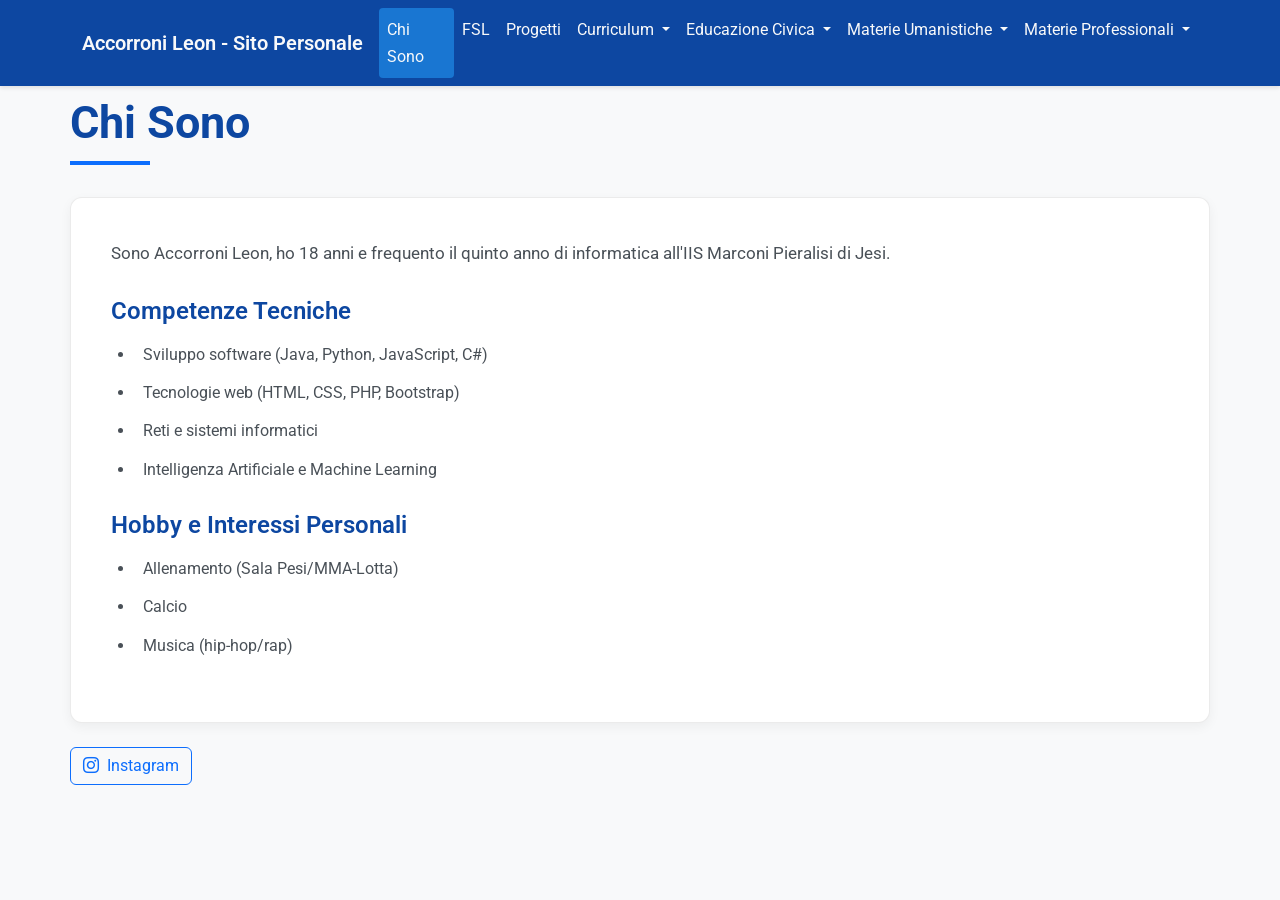
<file: index.html>
<!DOCTYPE html>
<html lang="it">
<head>
    <meta charset="UTF-8">
    <meta name="viewport" content="width=device-width, initial-scale=1.0">
    <title>Sito Personale - Accorroni Leon</title>
    <link href="https://cdn.jsdelivr.net/npm/bootstrap@5.3.0-alpha1/dist/css/bootstrap.min.css" rel="stylesheet">
    <link rel="stylesheet" href="https://cdn.jsdelivr.net/npm/bootstrap-icons/font/bootstrap-icons.css">
    <link href="https://fonts.googleapis.com/css2?family=Roboto:wght@300;400;500;700&display=swap" rel="stylesheet">
    <link rel="stylesheet" href="css/style.css">
</head>
<body>

    <nav class="navbar navbar-expand-lg navbar-dark fixed-top">
        <div class="container">
            <a class="navbar-brand" href="index.html">Accorroni Leon - Sito Personale</a>
            <button class="navbar-toggler" type="button" data-bs-toggle="collapse" data-bs-target="#navbarNav" aria-label="Toggle navigation">
                <span class="navbar-toggler-icon"></span>
            </button>
            <div class="collapse navbar-collapse" id="navbarNav">
                <ul class="navbar-nav ms-auto">
                    <li class="nav-item">
                        <a class="nav-link active" href="index.html">Chi Sono</a>
                    </li>
                    <li class="nav-item">
                        <a class="nav-link" href="fsl.html">FSL</a>
                    </li>
                    <li class="nav-item">
                        <a class="nav-link" href="progetti.html">Progetti</a>
                    </li>
                    <li class="nav-item dropdown">
                        <a class="nav-link dropdown-toggle" href="#" data-bs-toggle="dropdown">
                            Curriculum
                        </a>
                        <ul class="dropdown-menu">
                            <li><a class="dropdown-item" href="curriculum.html#cert1">English4U</a></li>
                            <li><a class="dropdown-item" href="curriculum.html#cert2">Pitch</a></li>
                            <li><a class="dropdown-item" href="curriculum.html#cert3">Computer Grafica</a></li>
                            <li><a class="dropdown-item" href="curriculum.html#cert4">Business Plan</a></li>
                        </ul>
                    </li>
                    <li class="nav-item dropdown">
                        <a class="nav-link dropdown-toggle" href="#" data-bs-toggle="dropdown">
                            Educazione Civica
                        </a>
                        <ul class="dropdown-menu">
                            <li><a class="dropdown-item" href="educazione-civica.html#scienze-motorie">Scienze Motorie</a></li>
                            <li><a class="dropdown-item" href="educazione-civica.html#irc">IRC</a></li>
                            <li><a class="dropdown-item" href="educazione-civica.html#inglese">Inglese</a></li>
                            <li><a class="dropdown-item" href="educazione-civica.html#storia">Storia</a></li>
                            <li><a class="dropdown-item" href="educazione-civica.html#italiano">Italiano</a></li>
                            <li><a class="dropdown-item" href="educazione-civica.html#gpoi">GPOI</a></li>
                            <li><a class="dropdown-item" href="educazione-civica.html#sistemi">Sistemi e Reti</a></li>
                        </ul>
                    </li>
                    <li class="nav-item dropdown">
                        <a class="nav-link dropdown-toggle" href="#" data-bs-toggle="dropdown">
                            Materie Umanistiche
                        </a>
                        <ul class="dropdown-menu">
                            <li><a class="dropdown-item" href="materie-umanistiche.html#italiano">Italiano</a></li>
                            <li><a class="dropdown-item" href="materie-umanistiche.html#storia">Storia</a></li>
                            <li><a class="dropdown-item" href="materie-umanistiche.html#inglese">Inglese</a></li>
                        </ul>
                    </li>
                    <li class="nav-item dropdown">
                        <a class="nav-link dropdown-toggle" href="#" data-bs-toggle="dropdown">
                            Materie Professionali
                        </a>
                        <ul class="dropdown-menu">
                            <li><a class="dropdown-item" href="materie-professionali.html#matematica">Matematica</a></li>
                            <li><a class="dropdown-item" href="materie-professionali.html#informatica">Informatica</a></li>
                            <li><a class="dropdown-item" href="materie-professionali.html#tpsit">TPSIT</a></li>
                            <li><a class="dropdown-item" href="materie-professionali.html#sistemi">Sistemi e Reti</a></li>
                            <li><a class="dropdown-item" href="materie-professionali.html#ia">IA</a></li>
                            <li><a class="dropdown-item" href="materie-professionali.html#gpoi">GPOI</a></li>
                        </ul>
                    </li>
                </ul>
            </div>
        </div>
    </nav>

    <div class="container content-section">
        <h1 class="page-title">Chi Sono</h1>
        
        <div class="content-card">
            <p>Sono Accorroni Leon, ho 18 anni e frequento il quinto anno di informatica all'IIS Marconi Pieralisi di Jesi.</p>
            
            <h3>Competenze Tecniche</h3>
            <ul>
                <li>Sviluppo software (Java, Python, JavaScript, C#)</li>
                <li>Tecnologie web (HTML, CSS, PHP, Bootstrap)</li>
                <li>Reti e sistemi informatici</li>
                <li>Intelligenza Artificiale e Machine Learning</li>
            </ul>
            
            <h3>Hobby e Interessi Personali</h3>
            <ul>
                <li>Allenamento (Sala Pesi/MMA-Lotta)</li>
                <li>Calcio</li>
                <li>Musica (hip-hop/rap)</li>
            </ul>
        </div>

        <div class="mt-4">
        <a href="https://instagram.com/leonaccorronii"
        target="_blank"
        rel = "noopener"
        class="btn btn-outline-primary d-inline-flex align-items-center gap-2">
            <i class="bi bi-instagram"></i>
            Instagram
        </a>
        </div>

    </div>
    <script src="https://cdn.jsdelivr.net/npm/bootstrap@5.3.0-alpha1/dist/js/bootstrap.bundle.min.js"></script>
    <script>
        document.addEventListener('DOMContentLoaded', function() {
            const currentPage = window.location.pathname.split('/').pop();
            const navLinks = document.querySelectorAll('.nav-link');
            
            navLinks.forEach(link => {
                const linkPage = link.getAttribute('href');
                if (linkPage === currentPage || 
                   (currentPage === '' && linkPage === 'index.html')) {
                    link.classList.add('active');
                } else {
                    link.classList.remove('active');
                }
            });
            
            const urlHash = window.location.hash;
            if (urlHash) {
                const activeDropdownItem = document.querySelector(`.dropdown-item[href="${urlHash}"]`);
                if (activeDropdownItem) {
                    activeDropdownItem.classList.add('active');
                }
            }
        });
    </script>
</body>
</html>
</file>
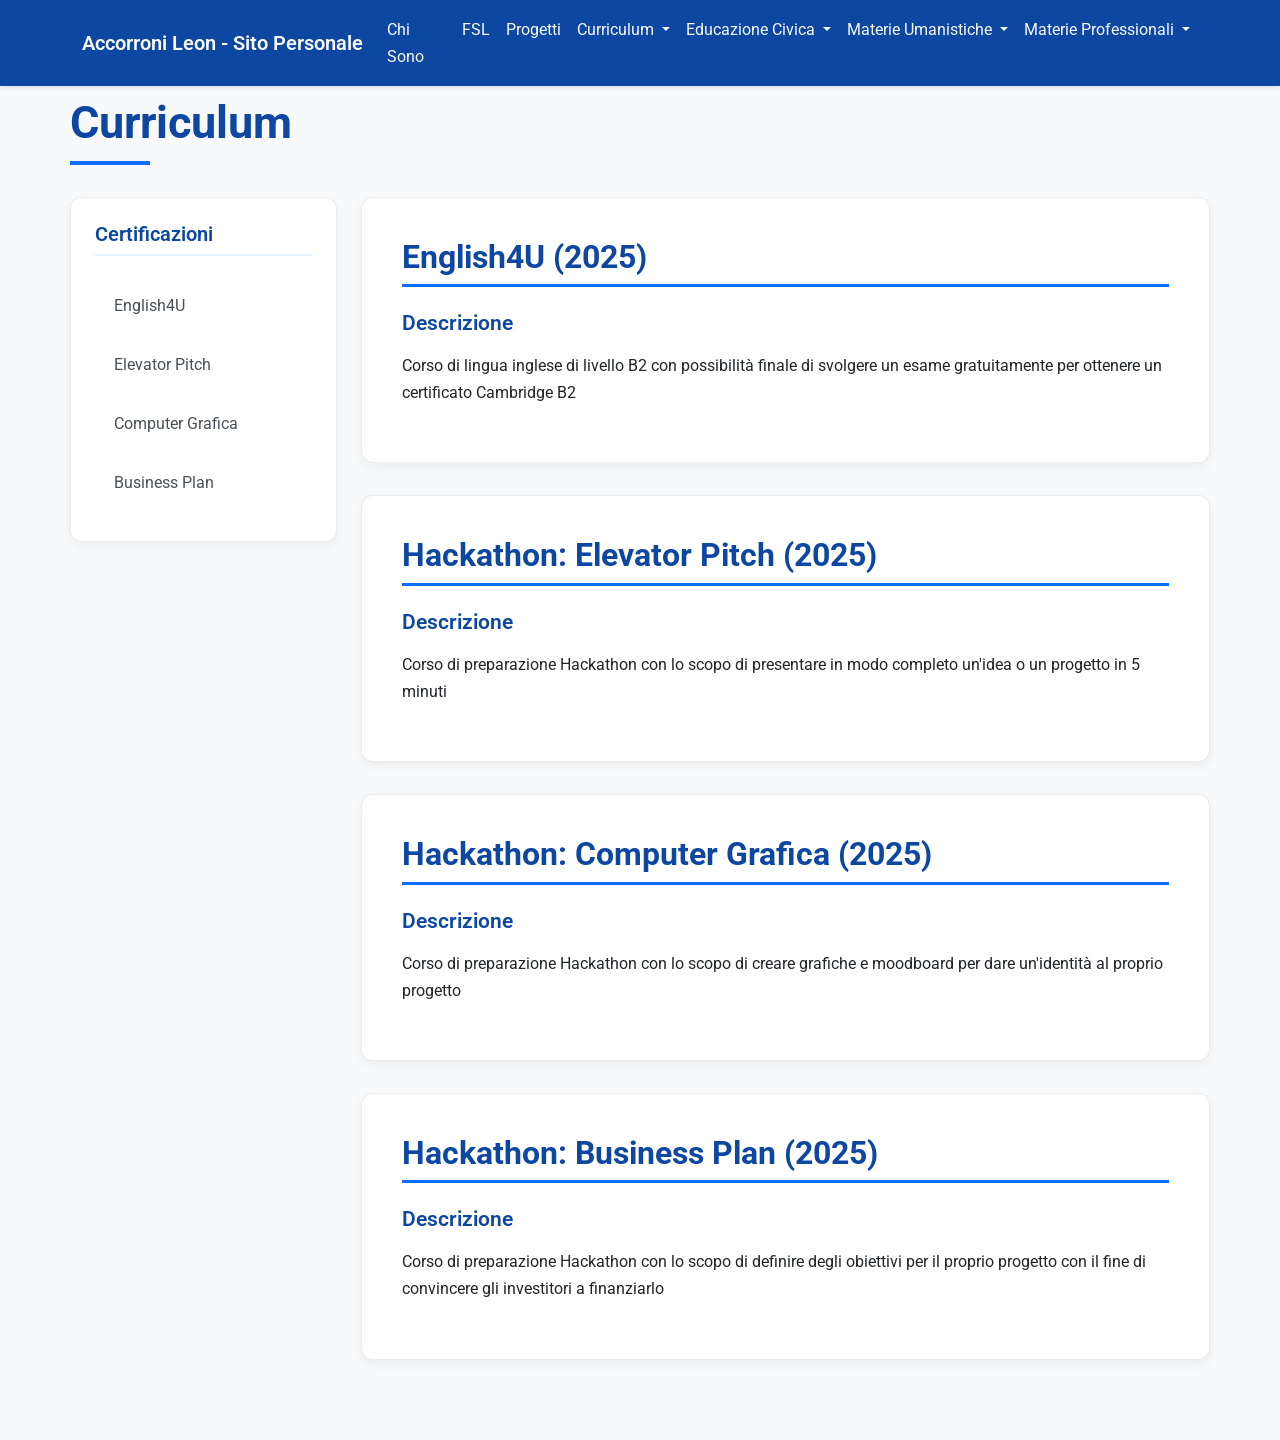
<file: curriculum.html>
<!DOCTYPE html>
<html lang="it">
<head>
    <meta charset="UTF-8">
    <meta name="viewport" content="width=device-width, initial-scale=1.0">
    <title>Curriculum - Accorroni Leon</title>
    <link href="https://cdn.jsdelivr.net/npm/bootstrap@5.3.0-alpha1/dist/css/bootstrap.min.css" rel="stylesheet">
    <link rel="stylesheet" href="https://cdn.jsdelivr.net/npm/bootstrap-icons/font/bootstrap-icons.css">
    <link href="https://fonts.googleapis.com/css2?family=Roboto:wght@300;400;500;700&display=swap" rel="stylesheet">
    <link rel="stylesheet" href="css/style.css">
</head>
<body>

    <nav class="navbar navbar-expand-lg navbar-dark fixed-top">
        <div class="container">
            <a class="navbar-brand" href="index.html">Accorroni Leon - Sito Personale</a>
            <button class="navbar-toggler" type="button" data-bs-toggle="collapse" data-bs-target="#navbarNav" aria-label="Toggle navigation">
                <span class="navbar-toggler-icon"></span>
            </button>
            <div class="collapse navbar-collapse" id="navbarNav">
                <ul class="navbar-nav ms-auto">
                    <li class="nav-item">
                        <a class="nav-link" href="index.html">Chi Sono</a>
                    </li>
                    <li class="nav-item">
                        <a class="nav-link" href="fsl.html">FSL</a>
                    </li>
                    <li class="nav-item">
                        <a class="nav-link" href="progetti.html">Progetti</a>
                    </li>
                    <li class="nav-item dropdown">
                        <a class="nav-link dropdown-toggle" href="#" data-bs-toggle="dropdown">
                            Curriculum
                        </a>
                        <ul class="dropdown-menu">
                            <li><a class="dropdown-item" href="curriculum.html#cert1">English4U</a></li>
                            <li><a class="dropdown-item" href="curriculum.html#cert2">Pitch</a></li>
                            <li><a class="dropdown-item" href="curriculum.html#cert3">Computer Grafica</a></li>
                            <li><a class="dropdown-item" href="curriculum.html#cert4">Business Plan</a></li>
                        </ul>
                    </li>
                    <li class="nav-item dropdown">
                        <a class="nav-link dropdown-toggle" href="#" data-bs-toggle="dropdown">
                            Educazione Civica
                        </a>
                        <ul class="dropdown-menu">
                            <li><a class="dropdown-item" href="educazione-civica.html#scienze-motorie">Scienze Motorie</a></li>
                            <li><a class="dropdown-item" href="educazione-civica.html#irc">IRC</a></li>
                            <li><a class="dropdown-item" href="educazione-civica.html#inglese">Inglese</a></li>
                            <li><a class="dropdown-item" href="educazione-civica.html#storia">Storia</a></li>
                            <li><a class="dropdown-item" href="educazione-civica.html#italiano">Italiano</a></li>
                            <li><a class="dropdown-item" href="educazione-civica.html#gpoi">GPOI</a></li>
                            <li><a class="dropdown-item" href="educazione-civica.html#sistemi">Sistemi e Reti</a></li>
                        </ul>
                    </li>
                    <li class="nav-item dropdown">
                        <a class="nav-link dropdown-toggle" href="#" data-bs-toggle="dropdown">
                            Materie Umanistiche
                        </a>
                        <ul class="dropdown-menu">
                            <li><a class="dropdown-item" href="materie-umanistiche.html#italiano">Italiano</a></li>
                            <li><a class="dropdown-item" href="materie-umanistiche.html#storia">Storia</a></li>
                            <li><a class="dropdown-item" href="materie-umanistiche.html#inglese">Inglese</a></li>
                        </ul>
                    </li>
                    <li class="nav-item dropdown">
                        <a class="nav-link dropdown-toggle" href="#" data-bs-toggle="dropdown">
                            Materie Professionali
                        </a>
                        <ul class="dropdown-menu">
                            <li><a class="dropdown-item" href="materie-professionali.html#matematica">Matematica</a></li>
                            <li><a class="dropdown-item" href="materie-professionali.html#informatica">Informatica</a></li>
                            <li><a class="dropdown-item" href="materie-professionali.html#tpsit">TPSIT</a></li>
                            <li><a class="dropdown-item" href="materie-professionali.html#sistemi">Sistemi e Reti</a></li>
                            <li><a class="dropdown-item" href="materie-professionali.html#ia">IA</a></li>
                            <li><a class="dropdown-item" href="materie-professionali.html#gpoi">GPOI</a></li>
                        </ul>
                    </li>
                </ul>
            </div>
        </div>
    </nav>

    <div class="container content-section">
        <h1 class="page-title">Curriculum</h1>
    
        <div class="row">
            <!-- Navigazione laterale -->
            <div class="col-lg-3">
                <div class="subject-nav">
                    <h5>Certificazioni</h5>
                    <a href="#cert1">English4U</a>
                    <a href="#cert2">Elevator Pitch</a>
                    <a href="#cert3">Computer Grafica</a>
                    <a href="#cert4">Business Plan</a>
                </div>
            </div>
    
            <div class="col-lg-9">
    
                <div id="cert1" class="subject-card">
                    <h2 class="subject-title">English4U (2025)</h2>
                    
                    <h4>Descrizione</h4>
                    <p>Corso di lingua inglese di livello B2 con possibilità finale di svolgere un esame gratuitamente per ottenere un certificato Cambridge B2</p>
                </div>
    
                <div id="cert2" class="subject-card">
                    <h2 class="subject-title">Hackathon: Elevator Pitch (2025)</h2>
    
                    <h4>Descrizione</h4>
                    <p>Corso di preparazione Hackathon con lo scopo di presentare in modo completo un'idea o un progetto in 5 minuti</p>
                </div>
    
                <div id="cert3" class="subject-card">
                    <h2 class="subject-title">Hackathon: Computer Grafica (2025)</h2>
    
                    <h4>Descrizione</h4>
                    <p>Corso di preparazione Hackathon con lo scopo di creare grafiche e moodboard per dare un'identità al proprio progetto</p>
                </div>
    
                <div id="cert4" class="subject-card">
                    <h2 class="subject-title">Hackathon: Business Plan (2025)</h2>
    
                    <h4>Descrizione</h4>
                    <p>Corso di preparazione Hackathon con lo scopo di definire degli obiettivi per il proprio progetto con il fine di convincere gli investitori a finanziarlo</p>
                </div>
    
            </div>
        </div>
    </div>

    <script src="https://cdn.jsdelivr.net/npm/bootstrap@5.3.0-alpha1/dist/js/bootstrap.bundle.min.js"></script>
    <script src="js/script.js"></script>
</body>
</html>
</file>
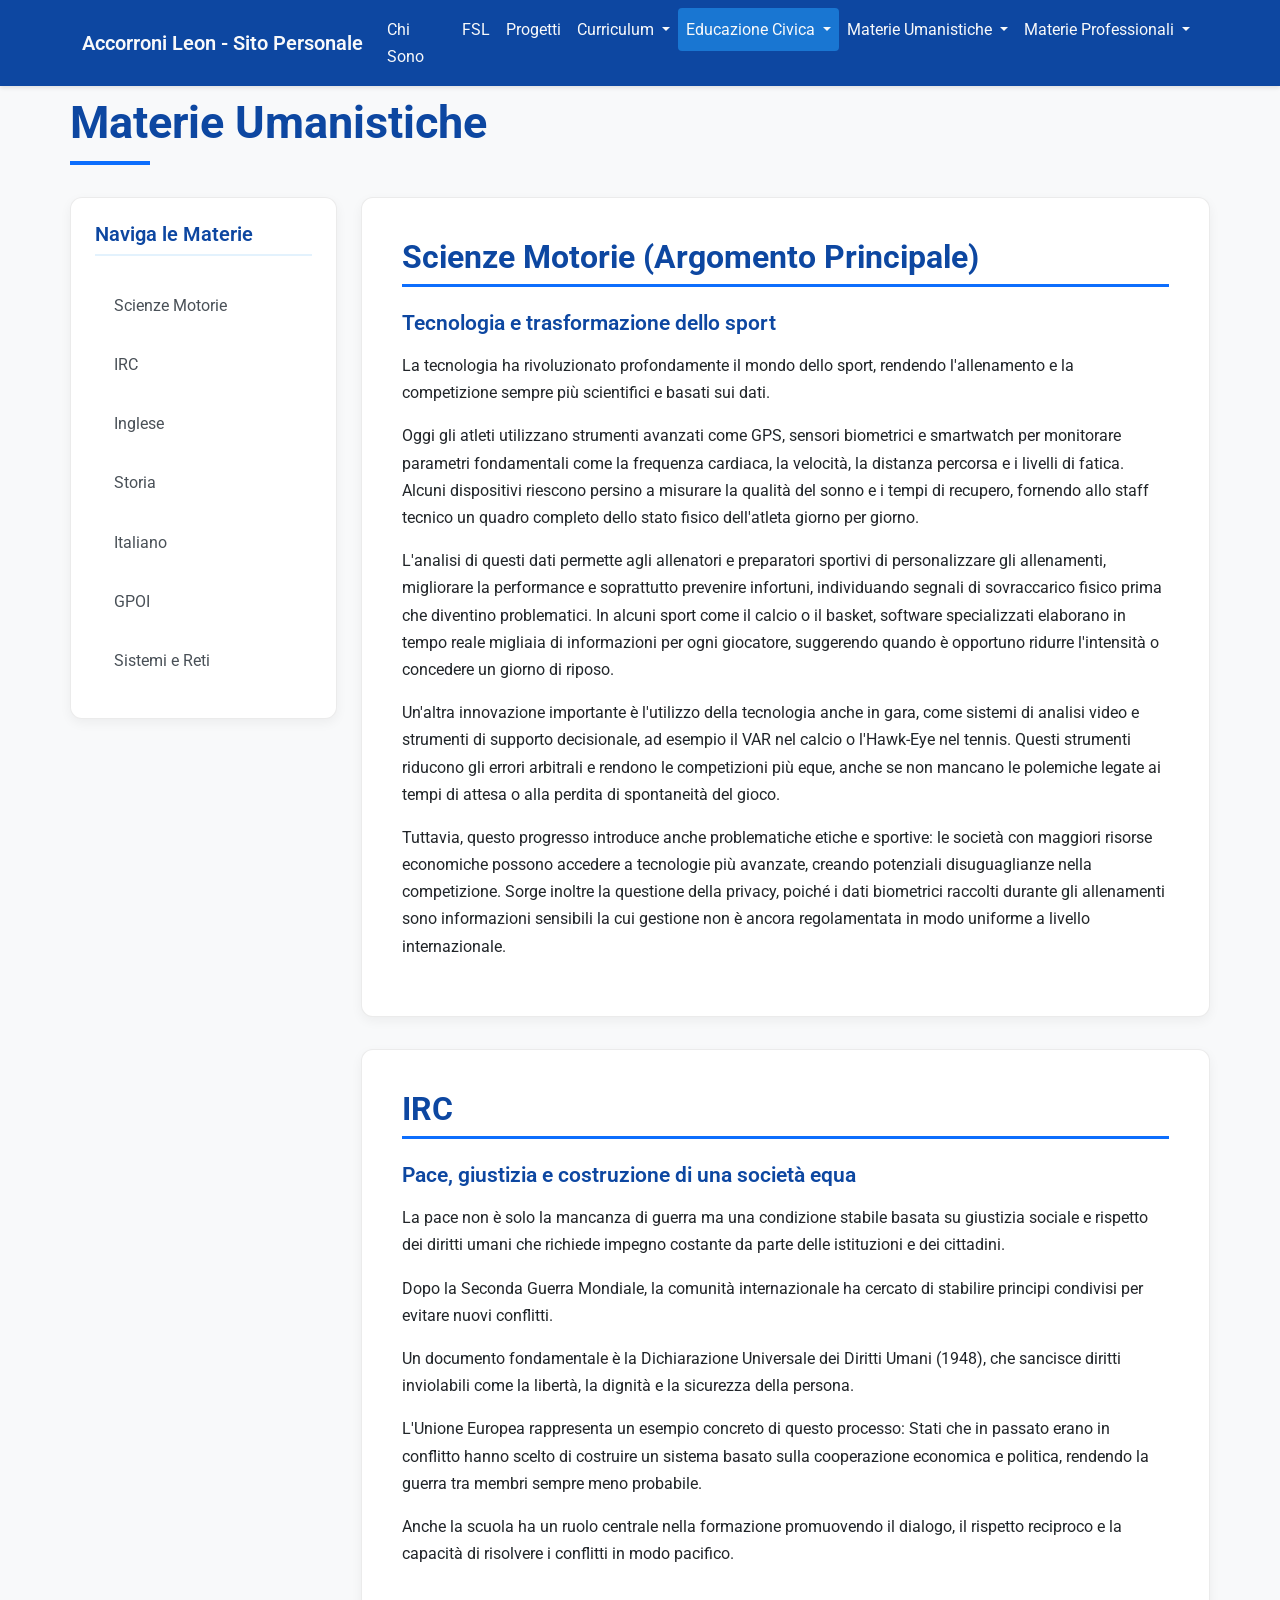
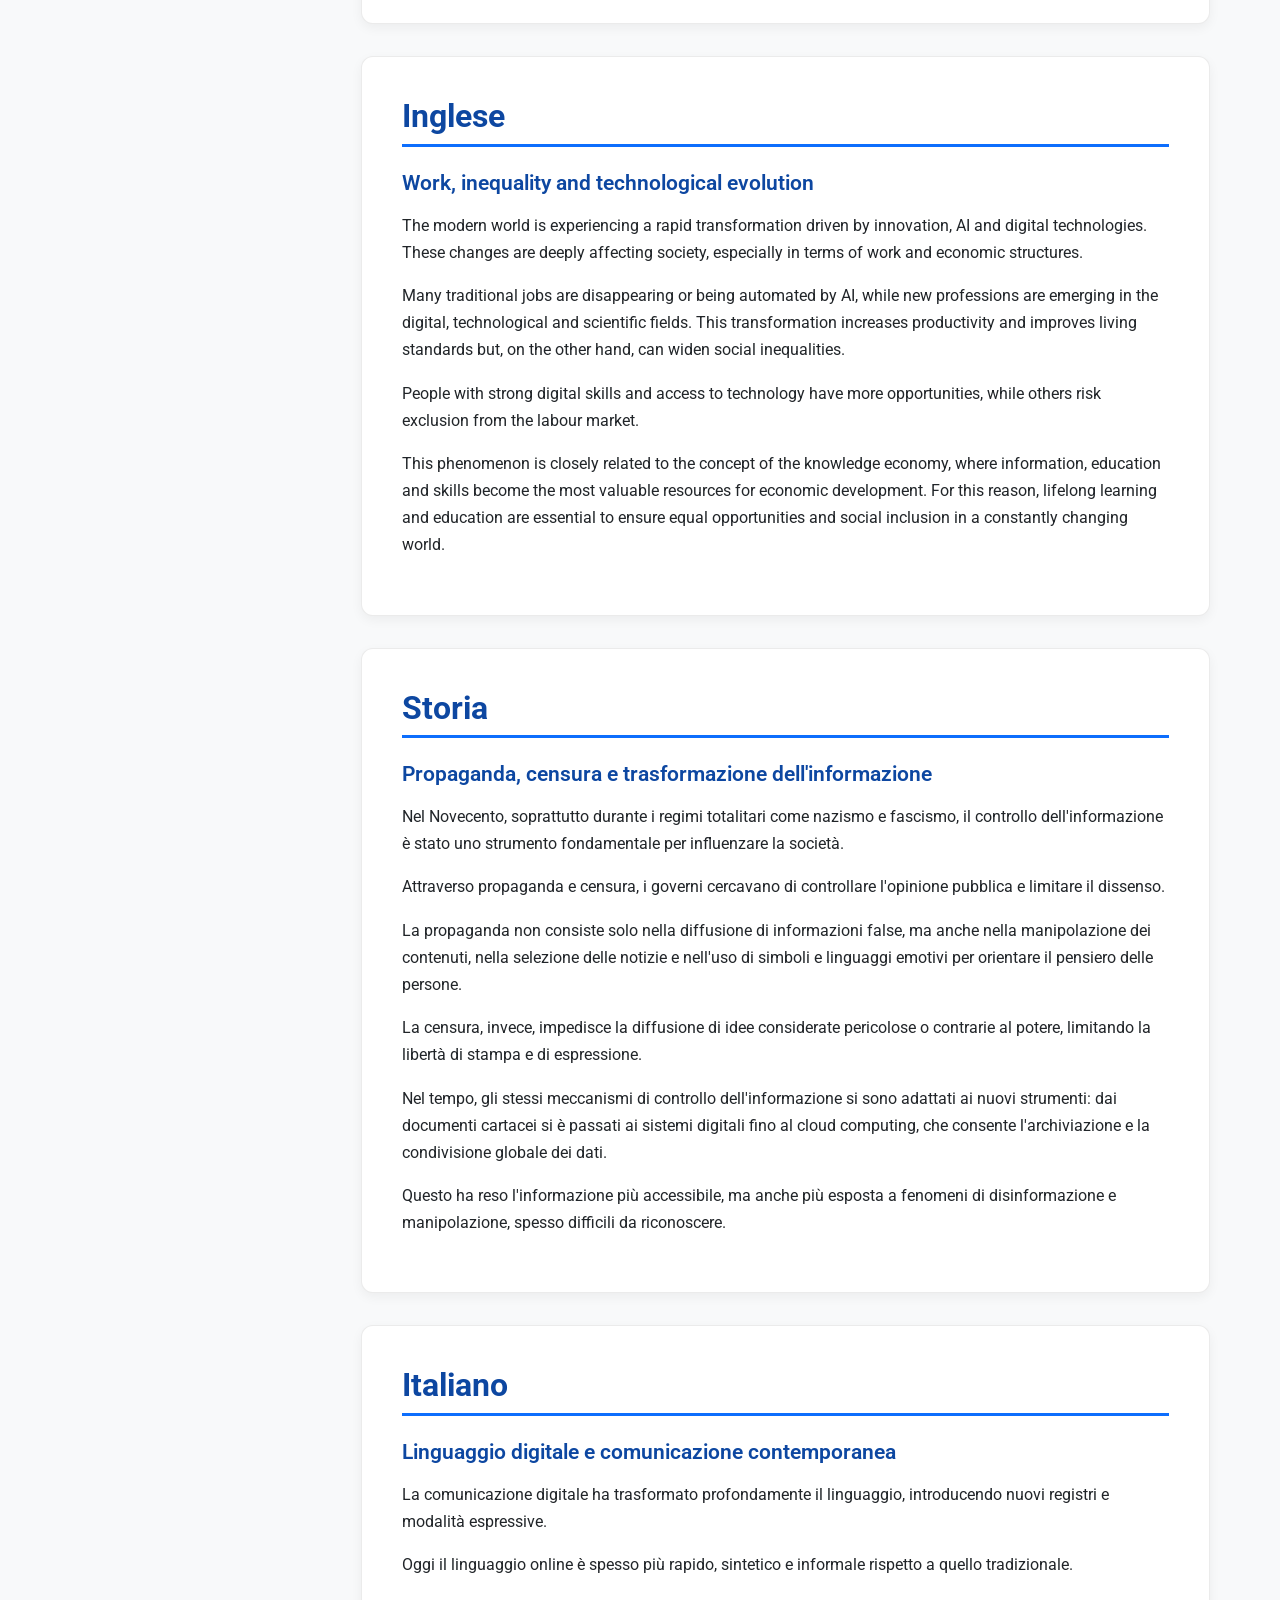
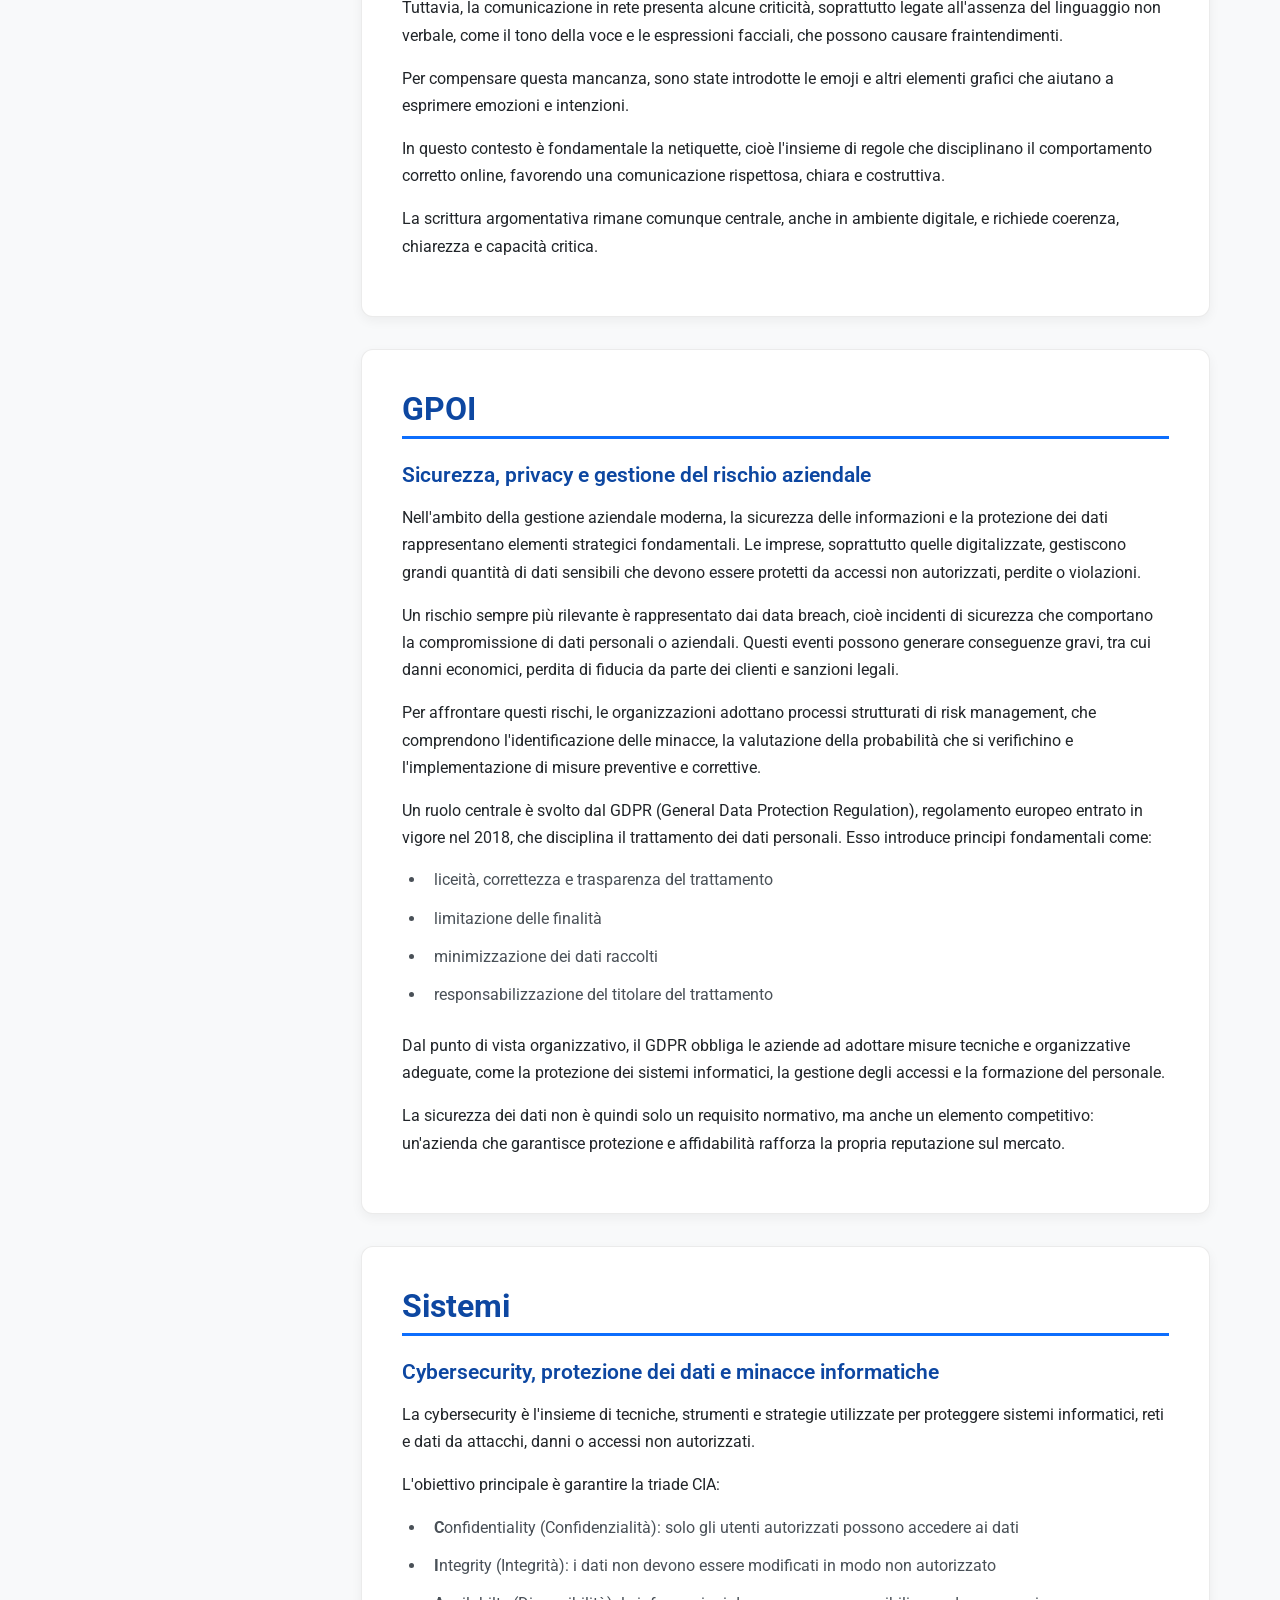
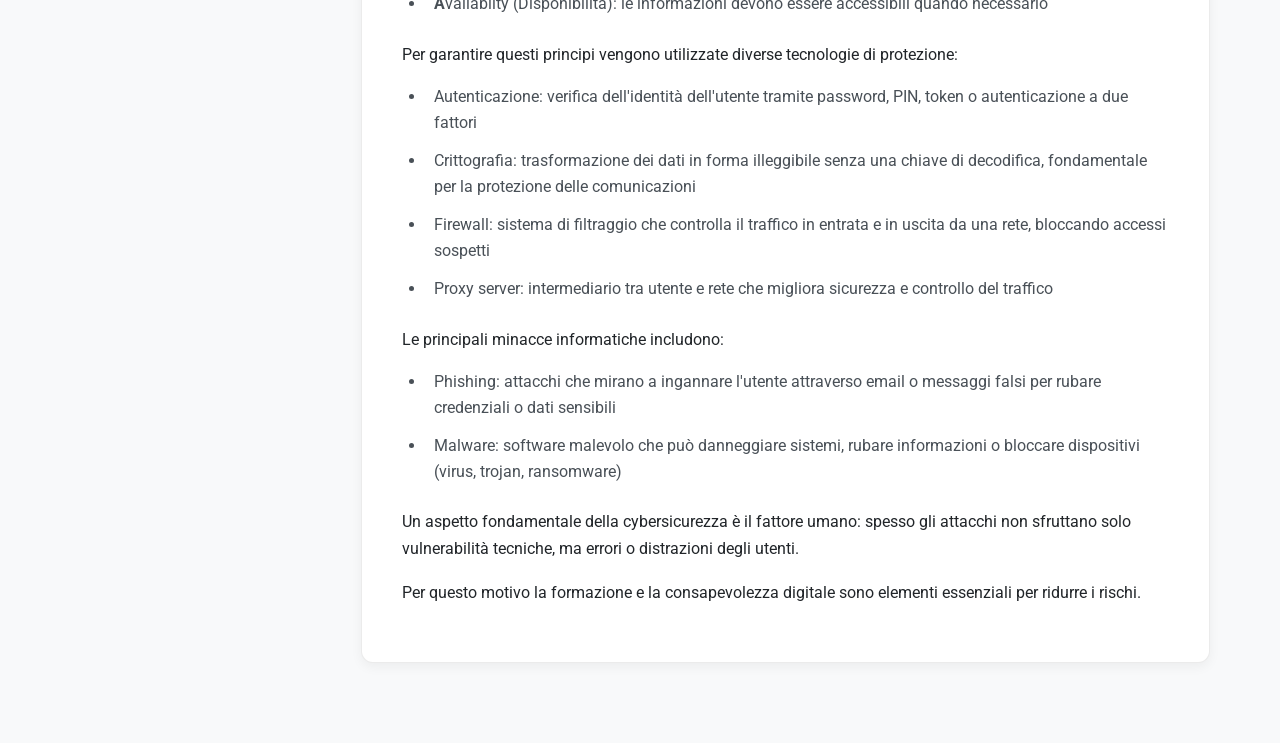
<file: educazione-civica.html>
<!DOCTYPE html>
<html lang="it">
<head>
    <meta charset="UTF-8">
    <meta name="viewport" content="width=device-width, initial-scale=1.0">
    <title>Educazione Civica - Accorroni Leon</title>
    <link href="https://cdn.jsdelivr.net/npm/bootstrap@5.3.0-alpha1/dist/css/bootstrap.min.css" rel="stylesheet">
    <link rel="stylesheet" href="https://cdn.jsdelivr.net/npm/bootstrap-icons/font/bootstrap-icons.css">
    <link href="https://fonts.googleapis.com/css2?family=Roboto:wght@300;400;500;700&display=swap" rel="stylesheet">
    <link rel="stylesheet" href="css/style.css">
</head>
<body>

    <nav class="navbar navbar-expand-lg navbar-dark fixed-top">
        <div class="container">
            <a class="navbar-brand" href="index.html">Accorroni Leon - Sito Personale</a>
            <button class="navbar-toggler" type="button" data-bs-toggle="collapse" data-bs-target="#navbarNav" aria-label="Toggle navigation">
                <span class="navbar-toggler-icon"></span>
            </button>
            <div class="collapse navbar-collapse" id="navbarNav">
                <ul class="navbar-nav ms-auto">
                    <li class="nav-item">
                        <a class="nav-link" href="index.html">Chi Sono</a>
                    </li>
                    <li class="nav-item">
                        <a class="nav-link" href="fsl.html">FSL</a>
                    </li>
                    <li class="nav-item">
                        <a class="nav-link" href="progetti.html">Progetti</a>
                    </li>
                    <li class="nav-item dropdown">
                        <a class="nav-link dropdown-toggle" href="#" data-bs-toggle="dropdown">
                            Curriculum
                        </a>
                        <ul class="dropdown-menu">
                            <li><a class="dropdown-item" href="curriculum.html#cert1">English4U</a></li>
                            <li><a class="dropdown-item" href="curriculum.html#cert2">Pitch</a></li>
                            <li><a class="dropdown-item" href="curriculum.html#cert3">Computer Grafica</a></li>
                            <li><a class="dropdown-item" href="curriculum.html#cert4">Business Plan</a></li>
                        </ul>
                    </li>
                    <li class="nav-item dropdown">
                        <a class="nav-link dropdown-toggle" href="#" data-bs-toggle="dropdown">
                            Educazione Civica
                        </a>
                        <ul class="dropdown-menu">
                            <li><a class="dropdown-item" href="educazione-civica.html#scienze-motorie">Scienze Motorie</a></li>
                            <li><a class="dropdown-item" href="educazione-civica.html#irc">IRC</a></li>
                            <li><a class="dropdown-item" href="educazione-civica.html#inglese">Inglese</a></li>
                            <li><a class="dropdown-item" href="educazione-civica.html#storia">Storia</a></li>
                            <li><a class="dropdown-item" href="educazione-civica.html#italiano">Italiano</a></li>
                            <li><a class="dropdown-item" href="educazione-civica.html#gpoi">GPOI</a></li>
                            <li><a class="dropdown-item" href="educazione-civica.html#sistemi">Sistemi e Reti</a></li>
                        </ul>
                    </li>
                    <li class="nav-item dropdown">
                        <a class="nav-link dropdown-toggle" href="#" data-bs-toggle="dropdown">
                            Materie Umanistiche
                        </a>
                        <ul class="dropdown-menu">
                            <li><a class="dropdown-item" href="materie-umanistiche.html#italiano">Italiano</a></li>
                            <li><a class="dropdown-item" href="materie-umanistiche.html#storia">Storia</a></li>
                            <li><a class="dropdown-item" href="materie-umanistiche.html#inglese">Inglese</a></li>
                        </ul>
                    </li>
                    <li class="nav-item dropdown">
                        <a class="nav-link dropdown-toggle" href="#" data-bs-toggle="dropdown">
                            Materie Professionali
                        </a>
                        <ul class="dropdown-menu">
                            <li><a class="dropdown-item" href="materie-professionali.html#matematica">Matematica</a></li>
                            <li><a class="dropdown-item" href="materie-professionali.html#informatica">Informatica</a></li>
                            <li><a class="dropdown-item" href="materie-professionali.html#tpsit">TPSIT</a></li>
                            <li><a class="dropdown-item" href="materie-professionali.html#sistemi">Sistemi e Reti</a></li>
                            <li><a class="dropdown-item" href="materie-professionali.html#ia">IA</a></li>
                            <li><a class="dropdown-item" href="materie-professionali.html#gpoi">GPOI</a></li>
                        </ul>
                    </li>
                </ul>
            </div>
        </div>
    </nav>

    <div class="container content-section">
        <h1 class="page-title">Materie Umanistiche</h1>
        
        <div class="row">
            <!-- Navigazione laterale per le materie -->
            <div class="col-lg-3">
                <div class="subject-nav">
                    <h5>Naviga le Materie</h5>
                    <a href="#scienze-motorie">Scienze Motorie</a>
                    <a href="#irc" class="active">IRC</a>
                    <a href="#inglese">Inglese</a>
                    <a href="#storia">Storia</a>
                    <a href="#italiano">Italiano</a>
                    <a href="#gpoi">GPOI</a>
                    <a href="#sistemi">Sistemi e Reti</a>
                </div>
            </div>
            
            <div class="col-lg-9">
                <div id="scienze-motorie" class="subject-card">
                    <h2 class="subject-title">Scienze Motorie (Argomento Principale)</h2>
                    
                    <h4>Tecnologia e trasformazione dello sport </h4>
                    <p>
                        La tecnologia ha rivoluzionato profondamente il mondo dello sport, rendendo l'allenamento e la competizione sempre più scientifici e basati sui dati.
                    </p>
                    <p>
                        Oggi gli atleti utilizzano strumenti avanzati come GPS, sensori biometrici e smartwatch per monitorare parametri fondamentali come la frequenza cardiaca, la velocità, la distanza percorsa e i livelli di fatica. Alcuni dispositivi riescono persino a misurare la qualità del sonno e i tempi di recupero, fornendo allo staff tecnico un quadro completo dello stato fisico dell'atleta giorno per giorno.
                    </p>
                    <p>
                        L'analisi di questi dati permette agli allenatori e preparatori sportivi di personalizzare gli allenamenti, migliorare la performance e soprattutto prevenire infortuni, individuando segnali di sovraccarico fisico prima che diventino problematici. In alcuni sport come il calcio o il basket, software specializzati elaborano in tempo reale migliaia di informazioni per ogni giocatore, suggerendo quando è opportuno ridurre l'intensità o concedere un giorno di riposo.
                    </p>
                    <p>
                        Un'altra innovazione importante è l'utilizzo della tecnologia anche in gara, come sistemi di analisi video e strumenti di supporto decisionale, ad esempio il VAR nel calcio o l'Hawk-Eye nel tennis. Questi strumenti riducono gli errori arbitrali e rendono le competizioni più eque, anche se non mancano le polemiche legate ai tempi di attesa o alla perdita di spontaneità del gioco.
                    </p>
                    <p>
                        Tuttavia, questo progresso introduce anche problematiche etiche e sportive: le società con maggiori risorse economiche possono accedere a tecnologie più avanzate, creando potenziali disuguaglianze nella competizione. Sorge inoltre la questione della privacy, poiché i dati biometrici raccolti durante gli allenamenti sono informazioni sensibili la cui gestione non è ancora regolamentata in modo uniforme a livello internazionale.
                    </p>
                </div>
                
                <div id="irc" class="subject-card">
                    <h2 class="subject-title">IRC</h2>
                    
                    <h4>Pace, giustizia e costruzione di una società equa</h4>
                    <p>
                        La pace non è solo la mancanza di guerra ma una condizione stabile basata su giustizia sociale e rispetto dei diritti umani che richiede impegno costante da parte delle istituzioni e dei cittadini.
                    </p>
                    <p>
                        Dopo la Seconda Guerra Mondiale, la comunità internazionale ha cercato di stabilire principi condivisi per evitare nuovi conflitti.
                    </p>
                    <p>
                        Un documento fondamentale è la Dichiarazione Universale dei Diritti Umani (1948), che sancisce diritti inviolabili come la libertà, la dignità e la sicurezza della persona.
                    </p>
                    <p>
                        L'Unione Europea rappresenta un esempio concreto di questo processo: Stati che in passato erano in conflitto hanno scelto di costruire un sistema basato sulla cooperazione economica e politica, rendendo la guerra tra membri sempre meno probabile.
                    </p>
                    <p>
                        Anche la scuola ha un ruolo centrale nella formazione promuovendo il dialogo, il rispetto reciproco e la capacità di risolvere i conflitti in modo pacifico.
                    </p>
                </div>
                
                <div id="inglese" class="subject-card">
                    <h2 class="subject-title">Inglese</h2>
                    
                    <h4>Work, inequality and technological evolution</h4>
                    <p>
                        The modern world is experiencing a rapid transformation driven by innovation, AI and digital technologies.
                        These changes are deeply affecting society, especially in terms of work and economic structures.
                    </p>
                    <p>
                        Many traditional jobs are disappearing or being automated by AI, while new professions are emerging in the digital, technological and scientific fields. This transformation increases productivity and improves living standards but, on the other hand, can widen social inequalities.
                    </p>
                    <p>
                        People with strong digital skills and access to technology have more opportunities, while others risk exclusion from the labour market.
                    </p>
                    <p>
                        This phenomenon is closely related to the concept of the knowledge economy, where information, education and skills become the most valuable resources for economic development.
                        For this reason, lifelong learning and education are essential to ensure equal opportunities and social inclusion in a constantly changing world.
                    </p>
                </div>
                
                <div id="storia" class="subject-card">
                    <h2 class="subject-title">Storia</h2>
                    
                    <h4>Propaganda, censura e trasformazione dell'informazione</h4>
                    <p>
                        Nel Novecento, soprattutto durante i regimi totalitari come nazismo e fascismo, il controllo dell'informazione è stato uno strumento fondamentale per influenzare la società.
                    </p>
                    <p>
                        Attraverso propaganda e censura, i governi cercavano di controllare l'opinione pubblica e limitare il dissenso.
                    </p>
                    <p>
                        La propaganda non consiste solo nella diffusione di informazioni false, ma anche nella manipolazione dei contenuti, nella selezione delle notizie e nell'uso di simboli e linguaggi emotivi per orientare il pensiero delle persone.
                    </p>
                    <p>
                        La censura, invece, impedisce la diffusione di idee considerate pericolose o contrarie al potere, limitando la libertà di stampa e di espressione.
                    </p>
                    <p>
                        Nel tempo, gli stessi meccanismi di controllo dell'informazione si sono adattati ai nuovi strumenti: dai documenti cartacei si è passati ai sistemi digitali fino al cloud computing, che consente l'archiviazione e la condivisione globale dei dati.
                    </p>
                    <p>
                        Questo ha reso l'informazione più accessibile, ma anche più esposta a fenomeni di disinformazione e manipolazione, spesso difficili da riconoscere.
                    </p>
                </div>

                <div id="italiano" class="subject-card">
                    <h2 class="subject-title">Italiano</h2>
                    
                    <h4>Linguaggio digitale e comunicazione contemporanea</h4>
                    <p>
                        La comunicazione digitale ha trasformato profondamente il linguaggio, introducendo nuovi registri e modalità espressive.
                    </p>
                    <p>
                        Oggi il linguaggio online è spesso più rapido, sintetico e informale rispetto a quello tradizionale.
                    </p>
                    <p>
                        Tuttavia, la comunicazione in rete presenta alcune criticità, soprattutto legate all'assenza del linguaggio non verbale, come il tono della voce e le espressioni facciali, che possono causare fraintendimenti.
                    </p>
                    <p>
                        Per compensare questa mancanza, sono state introdotte le emoji e altri elementi grafici che aiutano a esprimere emozioni e intenzioni.
                    </p>
                    <p>
                        In questo contesto è fondamentale la netiquette, cioè l'insieme di regole che disciplinano il comportamento corretto online, favorendo una comunicazione rispettosa, chiara e costruttiva.
                    </p>
                    <p>
                        La scrittura argomentativa rimane comunque centrale, anche in ambiente digitale, e richiede coerenza, chiarezza e capacità critica.
                    </p>
                </div>

                <div id="gpoi" class="subject-card">
                    <h2 class="subject-title">GPOI</h2>
                    
                    <h4>Sicurezza, privacy e gestione del rischio aziendale</h4>
                    <p>
                        Nell'ambito della gestione aziendale moderna, la sicurezza delle informazioni e la protezione dei dati rappresentano elementi strategici fondamentali. Le imprese, soprattutto quelle digitalizzate, gestiscono grandi quantità di dati sensibili che devono essere protetti da accessi non autorizzati, perdite o violazioni.
                    </p>
                    <p>
                        Un rischio sempre più rilevante è rappresentato dai data breach, cioè incidenti di sicurezza che comportano la compromissione di dati personali o aziendali. Questi eventi possono generare conseguenze gravi, tra cui danni economici, perdita di fiducia da parte dei clienti e sanzioni legali.
                    </p>
                    <p>
                        Per affrontare questi rischi, le organizzazioni adottano processi strutturati di risk management, che comprendono l'identificazione delle minacce, la valutazione della probabilità che si verifichino e l'implementazione di misure preventive e correttive.
                    </p>
                    <p>
                        Un ruolo centrale è svolto dal GDPR (General Data Protection Regulation), regolamento europeo entrato in vigore nel 2018, che disciplina il trattamento dei dati personali. Esso introduce principi fondamentali come:
                    </p>
                    <ul>
                        <li>liceità, correttezza e trasparenza del trattamento</li>
                        <li>limitazione delle finalità</li>
                        <li>minimizzazione dei dati raccolti</li>
                        <li>responsabilizzazione del titolare del trattamento</li>
                    </ul>
                    <p>
                        Dal punto di vista organizzativo, il GDPR obbliga le aziende ad adottare misure tecniche e organizzative adeguate, come la protezione dei sistemi informatici, la gestione degli accessi e la formazione del personale.
                    </p>
                    <p>
                        La sicurezza dei dati non è quindi solo un requisito normativo, ma anche un elemento competitivo: un'azienda che garantisce protezione e affidabilità rafforza la propria reputazione sul mercato.
                    </p>
                </div>

                <div id="sistemi" class="subject-card">
                    <h2 class="subject-title">Sistemi</h2>
                    
                    <h4>Cybersecurity, protezione dei dati e minacce informatiche</h4>
                    <p>
                        La cybersecurity è l'insieme di tecniche, strumenti e strategie utilizzate per proteggere sistemi informatici, reti e dati da attacchi, danni o accessi non autorizzati.
                    </p>
                    <p>
                        L'obiettivo principale è garantire la triade CIA:
                    </p>
                    <ul>
                        <li><strong>C</strong>onfidentiality (Confidenzialità):  solo gli utenti autorizzati possono accedere ai dati</li>
                        <li><strong>I</strong>ntegrity (Integrità): i dati non devono essere modificati in modo non autorizzato</li>
                        <li><strong>A</strong>vailabilty (Disponibilità):  le informazioni devono essere accessibili quando necessario</li>
                    </ul>
                    <p>
                        Per garantire questi principi vengono utilizzate diverse tecnologie di protezione:
                    </p>
                    <ul>
                        <li>Autenticazione: verifica dell'identità dell'utente tramite password, PIN, token o autenticazione a due fattori</li>
                        <li>Crittografia: trasformazione dei dati in forma illeggibile senza una chiave di decodifica, fondamentale per la protezione delle comunicazioni</li>
                        <li>Firewall: sistema di filtraggio che controlla il traffico in entrata e in uscita da una rete, bloccando accessi sospetti</li>
                        <li>Proxy server: intermediario tra utente e rete che migliora sicurezza e controllo del traffico</li>
                    </ul>
                    <p>
                        Le principali minacce informatiche includono:
                    </p>
                    <ul>
                        <li>Phishing: attacchi che mirano a ingannare l'utente attraverso email o messaggi falsi per rubare credenziali o dati sensibili</li>
                        <li>Malware: software malevolo che può danneggiare sistemi, rubare informazioni o bloccare dispositivi (virus, trojan, ransomware)</li>
                    </ul>
                    <p>
                        Un aspetto fondamentale della cybersicurezza è il fattore umano: spesso gli attacchi non sfruttano solo vulnerabilità tecniche, ma errori o distrazioni degli utenti.
                    </p>
                    <p>
                        Per questo motivo la formazione e la consapevolezza digitale sono elementi essenziali per ridurre i rischi.
                    </p>
                </div>
            </div>
        </div>
    </div>

    <script src="https://cdn.jsdelivr.net/npm/bootstrap@5.3.0-alpha1/dist/js/bootstrap.bundle.min.js"></script>
    <script src="js/script.js"></script>
</body>
</html>
</file>
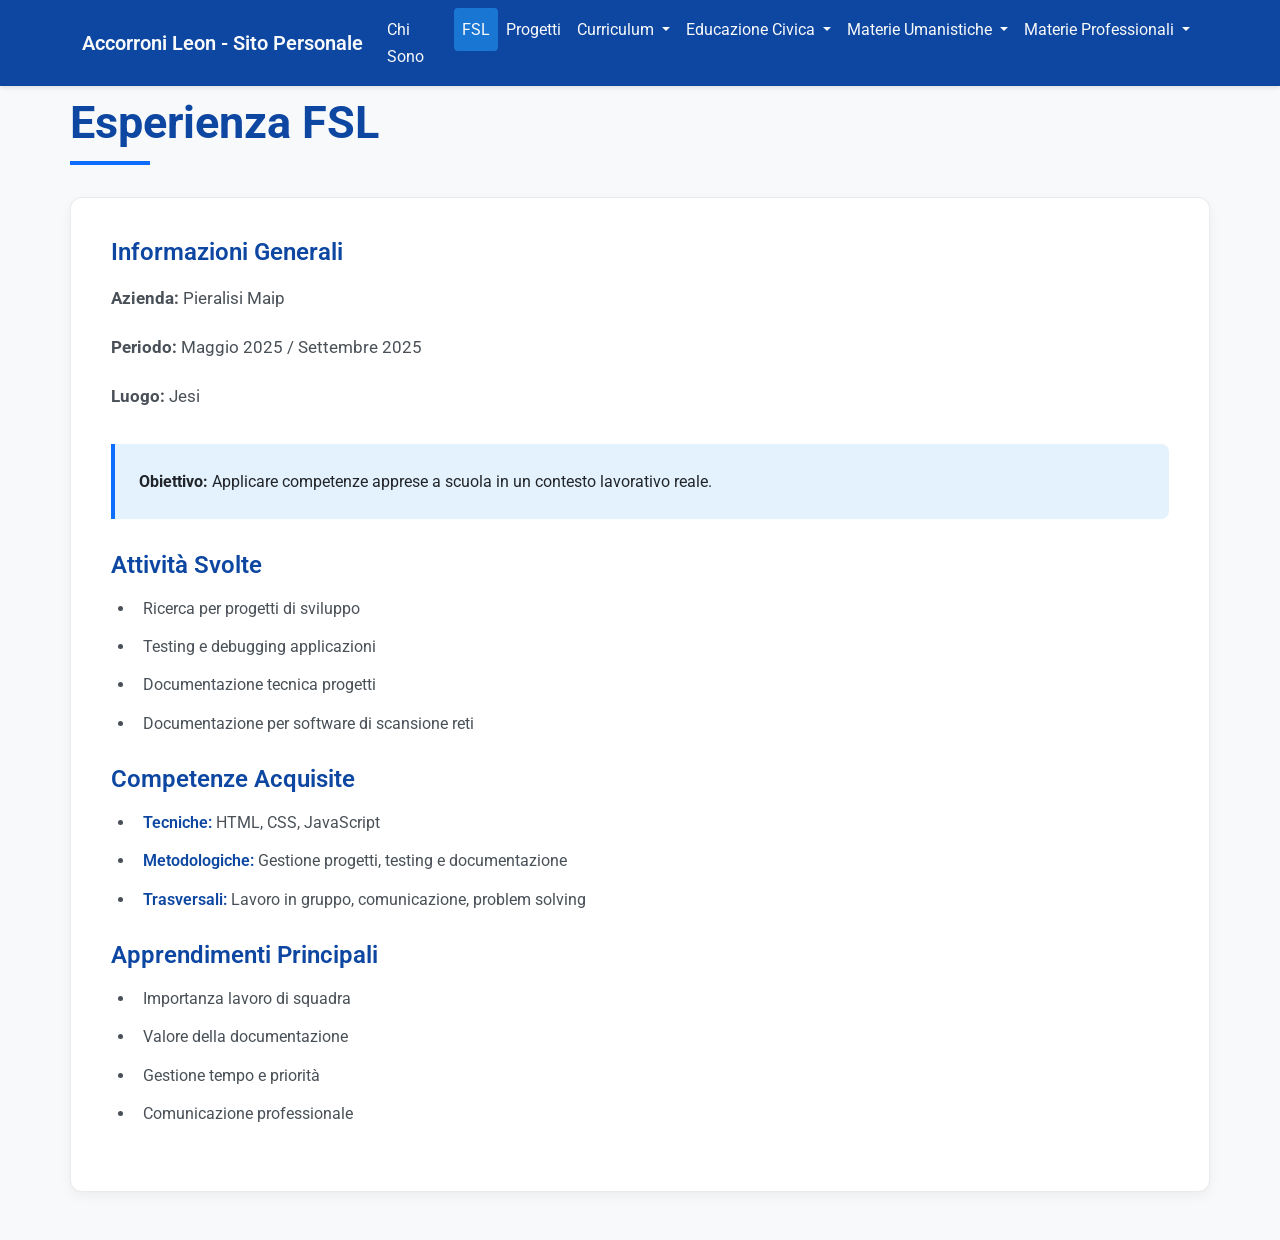
<file: fsl.html>
<!DOCTYPE html>
<html lang="it">
<head>
    <meta charset="UTF-8">
    <meta name="viewport" content="width=device-width, initial-scale=1.0">
    <title>PCTO - Accorroni Leon</title>
    <link href="https://cdn.jsdelivr.net/npm/bootstrap@5.3.0-alpha1/dist/css/bootstrap.min.css" rel="stylesheet">
    <link rel="stylesheet" href="https://cdn.jsdelivr.net/npm/bootstrap-icons/font/bootstrap-icons.css">
    <link href="https://fonts.googleapis.com/css2?family=Roboto:wght@300;400;500;700&display=swap" rel="stylesheet">
    <link rel="stylesheet" href="css/style.css">
</head>
<body>

    <nav class="navbar navbar-expand-lg navbar-dark fixed-top">
        <div class="container">
            <a class="navbar-brand" href="index.html">Accorroni Leon - Sito Personale</a>
            <button class="navbar-toggler" type="button" data-bs-toggle="collapse" data-bs-target="#navbarNav" aria-label="Toggle navigation">
                <span class="navbar-toggler-icon"></span>
            </button>
            <div class="collapse navbar-collapse" id="navbarNav">
                <ul class="navbar-nav ms-auto">
                    <li class="nav-item">
                        <a class="nav-link" href="index.html">Chi Sono</a>
                    </li>
                    <li class="nav-item">
                        <a class="nav-link active" href="fsl.html">FSL</a>
                    </li>
                    <li class="nav-item">
                        <a class="nav-link" href="progetti.html">Progetti</a>
                    </li>
                    <li class="nav-item dropdown">
                        <a class="nav-link dropdown-toggle" href="#" data-bs-toggle="dropdown">
                            Curriculum
                        </a>
                        <ul class="dropdown-menu">
                            <li><a class="dropdown-item" href="curriculum.html#cert1">English4U</a></li>
                            <li><a class="dropdown-item" href="curriculum.html#cert2">Pitch</a></li>
                            <li><a class="dropdown-item" href="curriculum.html#cert3">Computer Grafica</a></li>
                            <li><a class="dropdown-item" href="curriculum.html#cert4">Business Plan</a></li>
                        </ul>
                    </li>
                    <li class="nav-item dropdown">
                        <a class="nav-link dropdown-toggle" href="#" data-bs-toggle="dropdown">
                            Educazione Civica
                        </a>
                        <ul class="dropdown-menu">
                            <li><a class="dropdown-item" href="educazione-civica.html#scienze-motorie">Scienze Motorie</a></li>
                            <li><a class="dropdown-item" href="educazione-civica.html#irc">IRC</a></li>
                            <li><a class="dropdown-item" href="educazione-civica.html#inglese">Inglese</a></li>
                            <li><a class="dropdown-item" href="educazione-civica.html#storia">Storia</a></li>
                            <li><a class="dropdown-item" href="educazione-civica.html#italiano">Italiano</a></li>
                            <li><a class="dropdown-item" href="educazione-civica.html#gpoi">GPOI</a></li>
                            <li><a class="dropdown-item" href="educazione-civica.html#sistemi">Sistemi e Reti</a></li>
                        </ul>
                    </li>
                    <li class="nav-item dropdown">
                        <a class="nav-link dropdown-toggle" href="#" data-bs-toggle="dropdown">
                            Materie Umanistiche
                        </a>
                        <ul class="dropdown-menu">
                            <li><a class="dropdown-item" href="materie-umanistiche.html#italiano">Italiano</a></li>
                            <li><a class="dropdown-item" href="materie-umanistiche.html#storia">Storia</a></li>
                            <li><a class="dropdown-item" href="materie-umanistiche.html#inglese">Inglese</a></li>
                        </ul>
                    </li>
                    <li class="nav-item dropdown">
                        <a class="nav-link dropdown-toggle" href="#" data-bs-toggle="dropdown">
                            Materie Professionali
                        </a>
                        <ul class="dropdown-menu">
                            <li><a class="dropdown-item" href="materie-professionali.html#matematica">Matematica</a></li>
                            <li><a class="dropdown-item" href="materie-professionali.html#informatica">Informatica</a></li>
                            <li><a class="dropdown-item" href="materie-professionali.html#tpsit">TPSIT</a></li>
                            <li><a class="dropdown-item" href="materie-professionali.html#sistemi">Sistemi e Reti</a></li>
                            <li><a class="dropdown-item" href="materie-professionali.html#ia">IA</a></li>
                            <li><a class="dropdown-item" href="materie-professionali.html#gpoi">GPOI</a></li>
                        </ul>
                    </li>
                </ul>
            </div>
        </div>
    </nav>

    <div class="container content-section">
        <h1 class="page-title">Esperienza FSL</h1>
        
        <div class="content-card">
            <h3>Informazioni Generali</h3>
            <p><strong>Azienda:</strong> Pieralisi Maip</p>
            <p><strong>Periodo:</strong> Maggio 2025 / Settembre 2025</p>
            <p><strong>Luogo:</strong> Jesi</p>
            
            <div class="highlight-box">
                <strong>Obiettivo:</strong> Applicare competenze apprese a scuola in un contesto lavorativo reale.
            </div>
            
            <h3>Attività Svolte</h3>
            <ul>
                <li>Ricerca per progetti di sviluppo</li>
                <li>Testing e debugging applicazioni</li>
                <li>Documentazione tecnica progetti</li>
                <li>Documentazione per software di scansione reti</li>
            </ul>
            
            <h3>Competenze Acquisite</h3>
            <ul>
                <li><strong>Tecniche:</strong> HTML, CSS, JavaScript</li>
                <li><strong>Metodologiche:</strong> Gestione progetti, testing e documentazione</li>
                <li><strong>Trasversali:</strong> Lavoro in gruppo, comunicazione, problem solving</li>
            </ul>
            
            <h3>Apprendimenti Principali</h3>
            <ul>
                <li>Importanza lavoro di squadra</li>
                <li>Valore della documentazione</li>
                <li>Gestione tempo e priorità</li>
                <li>Comunicazione professionale</li>
            </ul>
        </div>
    </div>

    <script src="https://cdn.jsdelivr.net/npm/bootstrap@5.3.0-alpha1/dist/js/bootstrap.bundle.min.js"></script>
    <script src="js/script.js"></script>
</body>
</html>
</file>
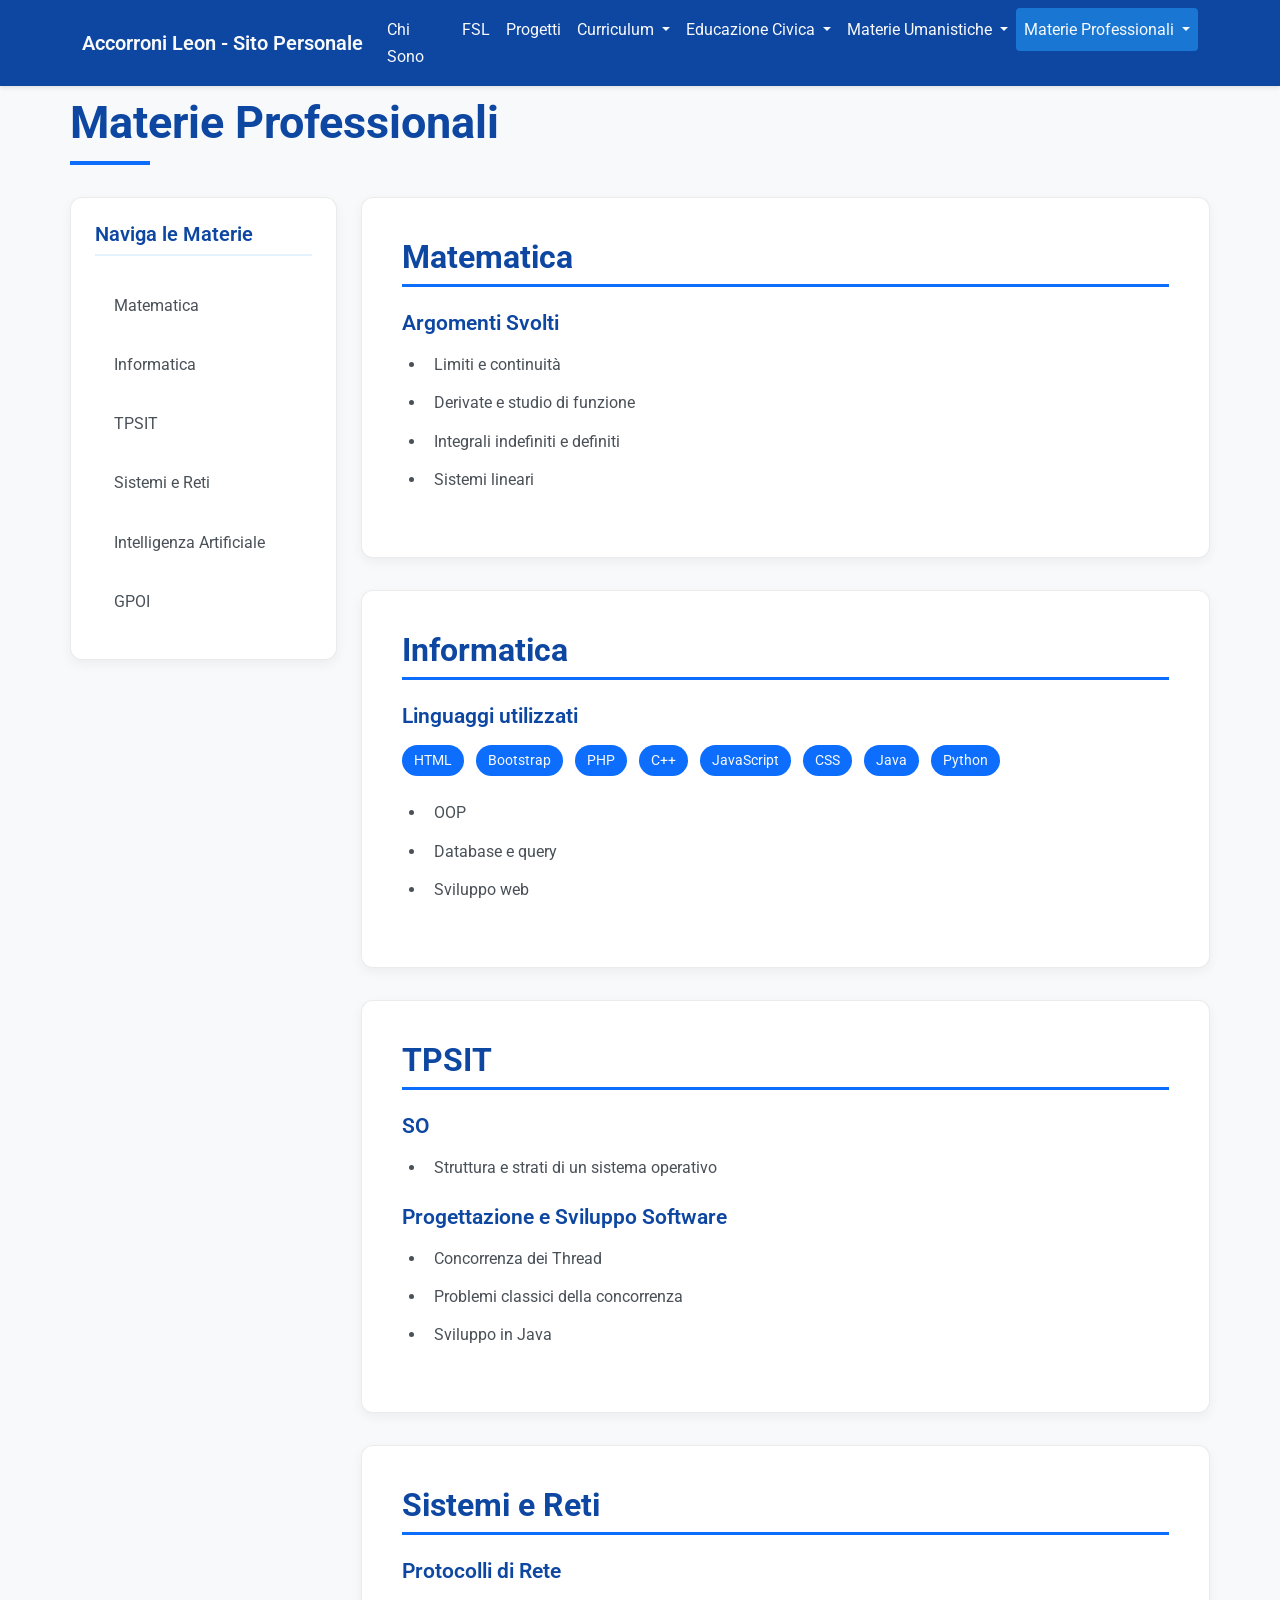
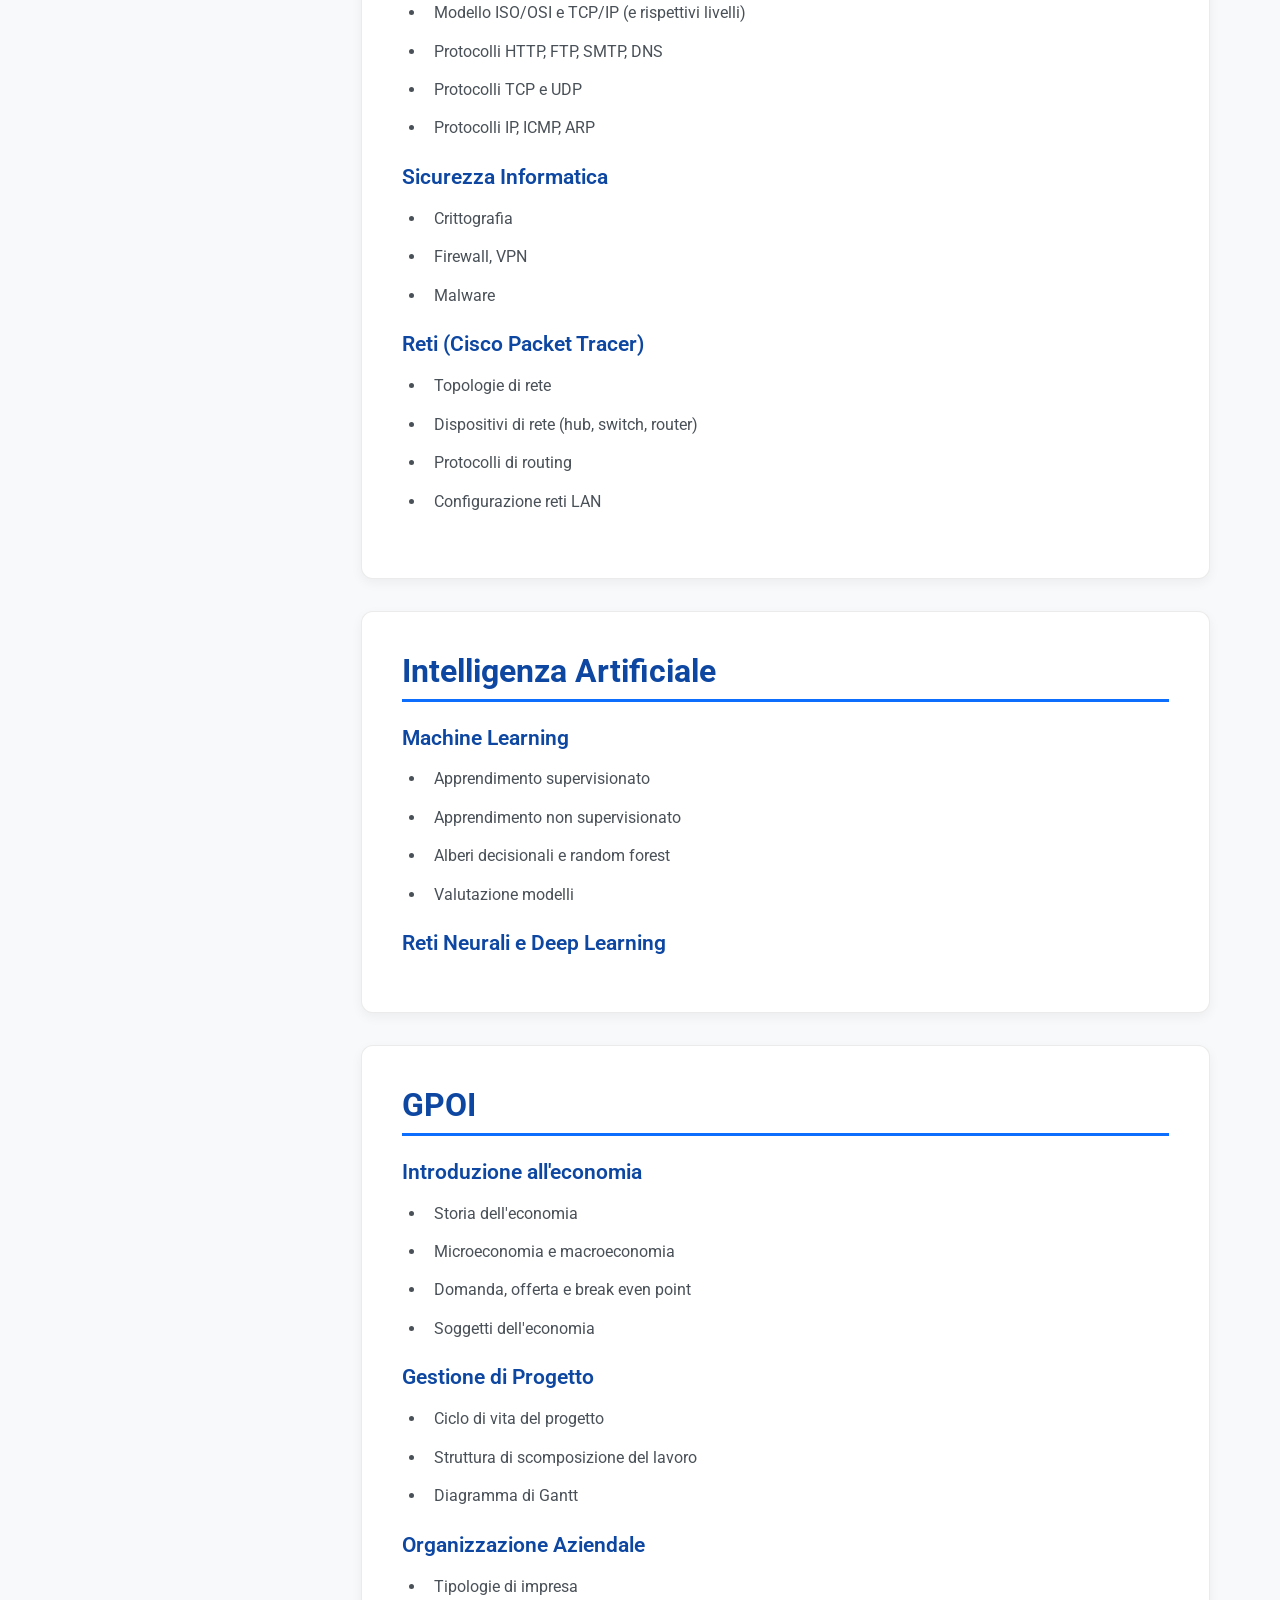
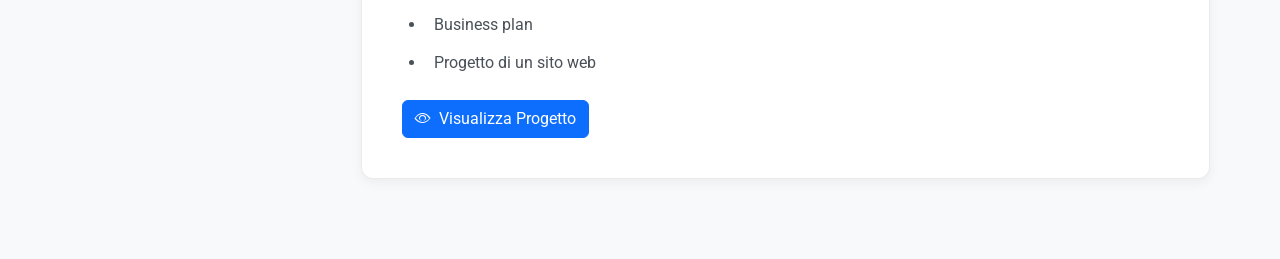
<file: materie-professionali.html>
<!DOCTYPE html>
<html lang="it">
<head>
    <meta charset="UTF-8">
    <meta name="viewport" content="width=device-width, initial-scale=1.0">
    <title>Materie Professionali - Accorroni Leon</title>
    <link href="https://cdn.jsdelivr.net/npm/bootstrap@5.3.0-alpha1/dist/css/bootstrap.min.css" rel="stylesheet">
    <link rel="stylesheet" href="https://cdn.jsdelivr.net/npm/bootstrap-icons/font/bootstrap-icons.css">
    <link href="https://fonts.googleapis.com/css2?family=Roboto:wght@300;400;500;700&display=swap" rel="stylesheet">
    <link rel="stylesheet" href="css/style.css">
</head>
<body>
    <!-- Navbar -->
    <nav class="navbar navbar-expand-lg navbar-dark fixed-top">
        <div class="container">
            <a class="navbar-brand" href="index.html">Accorroni Leon - Sito Personale</a>
            <button class="navbar-toggler" type="button" data-bs-toggle="collapse" data-bs-target="#navbarNav" aria-label="Toggle navigation">
                <span class="navbar-toggler-icon"></span>
            </button>
            <div class="collapse navbar-collapse" id="navbarNav">
                <ul class="navbar-nav ms-auto">
                    <li class="nav-item">
                        <a class="nav-link" href="index.html">Chi Sono</a>
                    </li>
                    <li class="nav-item">
                        <a class="nav-link" href="fsl.html">FSL</a>
                    </li>
                    <li class="nav-item">
                        <a class="nav-link" href="progetti.html">Progetti</a>
                    </li>
                    <li class="nav-item dropdown">
                        <a class="nav-link dropdown-toggle" href="#" data-bs-toggle="dropdown">
                            Curriculum
                        </a>
                        <ul class="dropdown-menu">
                            <li><a class="dropdown-item" href="curriculum.html#cert1">English4U</a></li>
                            <li><a class="dropdown-item" href="curriculum.html#cert2">Pitch</a></li>
                            <li><a class="dropdown-item" href="curriculum.html#cert3">Computer Grafica</a></li>
                            <li><a class="dropdown-item" href="curriculum.html#cert4">Business Plan</a></li>
                        </ul>
                    </li>
                    <li class="nav-item dropdown">
                        <a class="nav-link dropdown-toggle active" href="#" data-bs-toggle="dropdown">
                            Educazione Civica
                        </a>
                        <ul class="dropdown-menu">
                            <li><a class="dropdown-item" href="educazione-civica.html#scienze-motorie">Scienze Motorie</a></li>
                            <li><a class="dropdown-item" href="educazione-civica.html#irc">IRC</a></li>
                            <li><a class="dropdown-item" href="educazione-civica.html#inglese">Inglese</a></li>
                            <li><a class="dropdown-item" href="educazione-civica.html#storia">Storia</a></li>
                            <li><a class="dropdown-item" href="educazione-civica.html#italiano">Italiano</a></li>
                            <li><a class="dropdown-item" href="educazione-civica.html#gpoi">GPOI</a></li>
                            <li><a class="dropdown-item" href="educazione-civica.html#sistemi">Sistemi e Reti</a></li>
                        </ul>
                    </li>

                    <li class="nav-item dropdown">
                        <a class="nav-link dropdown-toggle active" href="#" data-bs-toggle="dropdown">
                            Materie Umanistiche
                        </a>
                        <ul class="dropdown-menu">
                            <li><a class="dropdown-item" href="materie-umanistiche.html#italiano">Italiano</a></li>
                            <li><a class="dropdown-item" href="materie-umanistiche.html#storia">Storia</a></li>
                            <li><a class="dropdown-item" href="materie-umanistiche.html#inglese">Inglese</a></li>
                        </ul>
                    </li>

                    <li class="nav-item dropdown">
                        <a class="nav-link dropdown-toggle active" href="#" data-bs-toggle="dropdown">
                            Materie Professionali
                        </a>
                        <ul class="dropdown-menu">
                            <li><a class="dropdown-item" href="#matematica">Matematica</a></li>
                            <li><a class="dropdown-item" href="#informatica">Informatica</a></li>
                            <li><a class="dropdown-item" href="#tpsit">TPSIT</a></li>
                            <li><a class="dropdown-item" href="#sistemi">Sistemi e Reti</a></li>
                            <li><a class="dropdown-item" href="#ia">IA</a></li>
                            <li><a class="dropdown-item" href="#gpoi">GPOI</a></li>
                        </ul>
                    </li>
                </ul>
            </div>
        </div>
    </nav>

    <div class="container content-section">
        <h1 class="page-title">Materie Professionali</h1>
        
        <div class="row">
            <!-- Navigazione laterale per le materie -->
            <div class="col-lg-3">
                <div class="subject-nav">
                    <h5>Naviga le Materie</h5>
                    <a href="#matematica" class="active">Matematica</a>
                    <a href="#informatica">Informatica</a>
                    <a href="#tpsit">TPSIT</a>
                    <a href="#sistemi">Sistemi e Reti</a>
                    <a href="#ia">Intelligenza Artificiale</a>
                    <a href="#gpoi">GPOI</a>
                </div>
            </div>
            
            <div class="col-lg-9">
                <div id="matematica" class="subject-card">
                    <h2 class="subject-title">Matematica</h2>
                    
                    <h4>Argomenti Svolti</h4>
                    <ul>
                        <li>Limiti e continuità</li>
                        <li>Derivate e studio di funzione</li>
                        <li>Integrali indefiniti e definiti</li>
                        <li>Sistemi lineari</li>
                    </ul>
                    
                </div>
                
                <div id="informatica" class="subject-card">
                    <h2 class="subject-title">Informatica</h2>
                    
                    <h4>Linguaggi utilizzati</h4>
                    <div class="mb-3">
                        <span class="tech-badge">HTML</span>
                        <span class="tech-badge">Bootstrap</span>
                        <span class="tech-badge">PHP</span>
                        <span class="tech-badge">C++</span>
                        <span class="tech-badge">JavaScript</span>
                        <span class="tech-badge">CSS</span>
                        <span class="tech-badge">Java</span>
                        <span class="tech-badge">Python</span>
                    </div>
                    
                    <ul>
                        <li>OOP</li>
                        <li>Database e query</li>
                        <li>Sviluppo web</li>
                    </ul>
                </div>
                
                <div id="tpsit" class="subject-card">
                    <h2 class="subject-title">TPSIT</h2>
                    
                    <h4>SO</h4>
                    <ul>
                        <li>Struttura e strati di un sistema operativo</li>
                    </ul>

                    <h4>Progettazione e Sviluppo Software</h4>
                    <ul>
                        <li>Concorrenza dei Thread</li>
                        <li>Problemi classici della concorrenza</li>
                        <li>Sviluppo in Java</li>
                    </ul>

                </div>
                
                <div id="sistemi" class="subject-card">
                    <h2 class="subject-title">Sistemi e Reti</h2>
                    
                    <h4>Protocolli di Rete</h4>
                    <ul>
                        <li>Modello ISO/OSI e TCP/IP (e rispettivi livelli)</li>
                        <li>Protocolli HTTP, FTP, SMTP, DNS</li>
                        <li>Protocolli TCP e UDP</li>
                        <li>Protocolli IP, ICMP, ARP</li>
                    </ul>
                    
                    <h4>Sicurezza Informatica</h4>
                    <ul>
                        <li>Crittografia</li>
                        <li>Firewall, VPN</li>
                        <li>Malware</li>
                    </ul>

                    <h4>Reti (Cisco Packet Tracer)</h4>
                    <ul>
                        <li>Topologie di rete</li>
                        <li>Dispositivi di rete (hub, switch, router)</li>
                        <li>Protocolli di routing</li>
                        <li>Configurazione reti LAN</li>
                    </ul>
                </div>
                
                <div id="ia" class="subject-card">
                    <h2 class="subject-title">Intelligenza Artificiale</h2>

                    <h4>Machine Learning</h4>
                    <ul>
                        <li>Apprendimento supervisionato</li>
                        <li>Apprendimento non supervisionato</li>
                        <li>Alberi decisionali e random forest</li>
                        <li>Valutazione modelli</li>
                    </ul>
                    
                    <h4>Reti Neurali e Deep Learning</h4>
                    
                </div>
                
                <div id="gpoi" class="subject-card">
                    <h2 class="subject-title">GPOI</h2>
                    
                    <h4>Introduzione all'economia</h4>
                    <ul>
                        <li>Storia dell'economia</li>
                        <li>Microeconomia e macroeconomia</li>
                        <li>Domanda, offerta e break even point</li>
                        <li>Soggetti dell'economia</li>
                    </ul>
                    
                    <h4>Gestione di Progetto</h4>
                    <ul>
                        <li>Ciclo di vita del progetto</li>
                        <li>Struttura di scomposizione del lavoro</li>
                        <li>Diagramma di Gantt</li>
                    </ul>
                    
                    <h4>Organizzazione Aziendale</h4>
                    <ul>
                        <li>Tipologie di impresa</li>
                        <li>Business plan</li>
                        <li>Progetto di un sito web</li>
                    </ul>
                    <div class="mt-4 d-flex gap-3 flex-wrap">
                        <a href="ProgettoSitoWeb.pdf" target="_blank" class="btn btn-primary d-flex align-items-center gap-2">
                        <i class="bi bi-eye"></i>
                        Visualizza Progetto
                        </a>
                    </div>
                </div>
            </div>
        </div>
    </div>

    <script src="https://cdn.jsdelivr.net/npm/bootstrap@5.3.0-alpha1/dist/js/bootstrap.bundle.min.js"></script>
    <script src="js/script.js"></script>
</body>
</html>
</file>
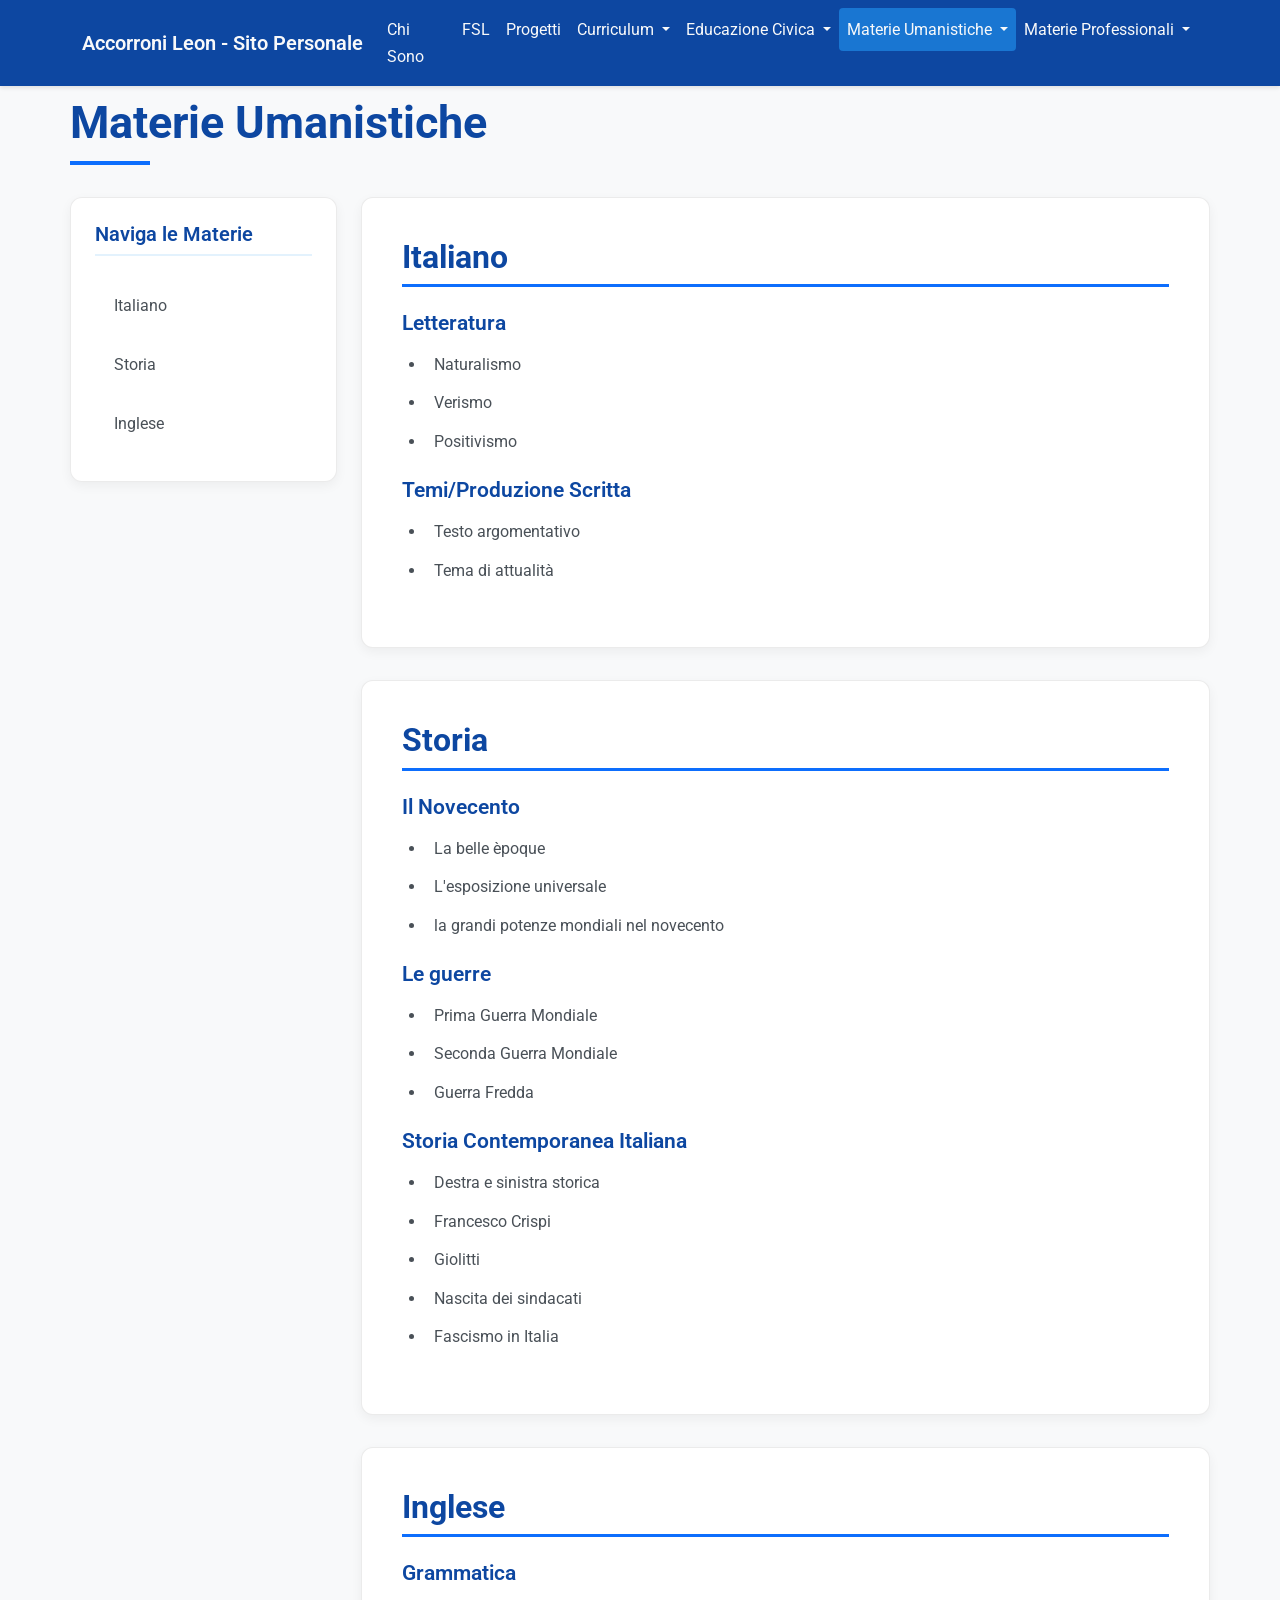
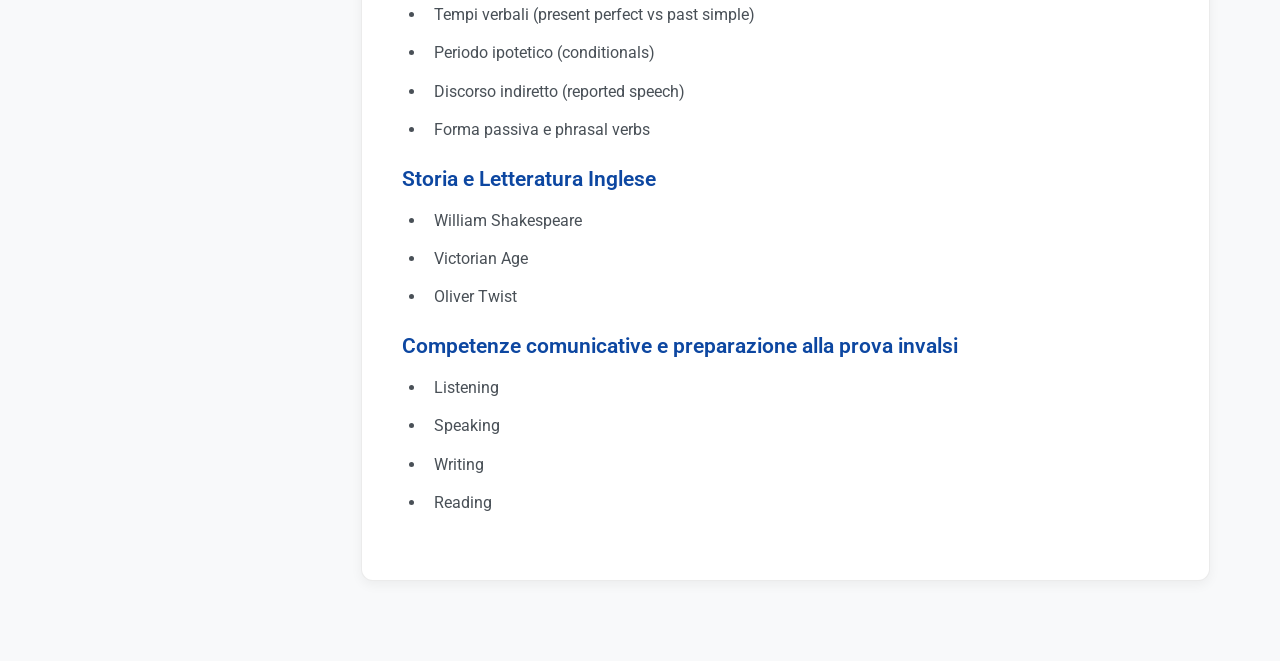
<file: materie-umanistiche.html>
<!DOCTYPE html>
<html lang="it">
<head>
    <meta charset="UTF-8">
    <meta name="viewport" content="width=device-width, initial-scale=1.0">
    <title>Materie Umanistiche - Accorroni Leon</title>
    <link href="https://cdn.jsdelivr.net/npm/bootstrap@5.3.0-alpha1/dist/css/bootstrap.min.css" rel="stylesheet">
    <link rel="stylesheet" href="https://cdn.jsdelivr.net/npm/bootstrap-icons/font/bootstrap-icons.css">
    <link href="https://fonts.googleapis.com/css2?family=Roboto:wght@300;400;500;700&display=swap" rel="stylesheet">
    <link rel="stylesheet" href="css/style.css">
</head>
<body>

    <nav class="navbar navbar-expand-lg navbar-dark fixed-top">
        <div class="container">
            <a class="navbar-brand" href="index.html">Accorroni Leon - Sito Personale</a>
            <button class="navbar-toggler" type="button" data-bs-toggle="collapse" data-bs-target="#navbarNav" aria-label="Toggle navigation">
                <span class="navbar-toggler-icon"></span>
            </button>
            <div class="collapse navbar-collapse" id="navbarNav">
                <ul class="navbar-nav ms-auto">
                    <li class="nav-item">
                        <a class="nav-link" href="index.html">Chi Sono</a>
                    </li>
                    <li class="nav-item">
                        <a class="nav-link" href="fsl.html">FSL</a>
                    </li>
                    <li class="nav-item">
                        <a class="nav-link" href="progetti.html">Progetti</a>
                    </li>
                    <li class="nav-item dropdown">
                        <a class="nav-link dropdown-toggle" href="#" data-bs-toggle="dropdown">
                            Curriculum
                        </a>
                        <ul class="dropdown-menu">
                            <li><a class="dropdown-item" href="curriculum.html#cert1">English4U</a></li>
                            <li><a class="dropdown-item" href="curriculum.html#cert2">Pitch</a></li>
                            <li><a class="dropdown-item" href="curriculum.html#cert3">Computer Grafica</a></li>
                            <li><a class="dropdown-item" href="curriculum.html#cert4">Business Plan</a></li>
                        </ul>
                    </li>
                    <li class="nav-item dropdown">
                        <a class="nav-link dropdown-toggle" href="#" data-bs-toggle="dropdown">
                            Educazione Civica
                        </a>
                        <ul class="dropdown-menu">
                            <li><a class="dropdown-item" href="educazione-civica.html#scienze-motorie">Scienze Motorie</a></li>
                            <li><a class="dropdown-item" href="educazione-civica.html#irc">IRC</a></li>
                            <li><a class="dropdown-item" href="educazione-civica.html#inglese">Inglese</a></li>
                            <li><a class="dropdown-item" href="educazione-civica.html#storia">Storia</a></li>
                            <li><a class="dropdown-item" href="educazione-civica.html#italiano">Italiano</a></li>
                            <li><a class="dropdown-item" href="educazione-civica.html#gpoi">GPOI</a></li>
                            <li><a class="dropdown-item" href="educazione-civica.html#sistemi">Sistemi e Reti</a></li>
                        </ul>
                    </li>
                    <li class="nav-item dropdown">
                        <a class="nav-link dropdown-toggle" href="#" data-bs-toggle="dropdown">
                            Materie Umanistiche
                        </a>
                        <ul class="dropdown-menu">
                            <li><a class="dropdown-item" href="#italiano">Italiano</a></li>
                            <li><a class="dropdown-item" href="#storia">Storia</a></li>
                            <li><a class="dropdown-item" href="#inglese">Inglese</a></li>
                        </ul>
                    </li>
                    <li class="nav-item dropdown">
                        <a class="nav-link dropdown-toggle" href="#" data-bs-toggle="dropdown">
                            Materie Professionali
                        </a>
                        <ul class="dropdown-menu">
                            <li><a class="dropdown-item" href="materie-professionali.html#matematica">Matematica</a></li>
                            <li><a class="dropdown-item" href="materie-professionali.html#informatica">Informatica</a></li>
                            <li><a class="dropdown-item" href="materie-professionali.html#tpsit">TPSIT</a></li>
                            <li><a class="dropdown-item" href="materie-professionali.html#sistemi">Sistemi e Reti</a></li>
                            <li><a class="dropdown-item" href="materie-professionali.html#ia">IA</a></li>
                            <li><a class="dropdown-item" href="materie-professionali.html#gpoi">GPOI</a></li>
                        </ul>
                    </li>
                </ul>
            </div>
        </div>
    </nav>

    <div class="container content-section">
        <h1 class="page-title">Materie Umanistiche</h1>
        
        <div class="row">
            <!-- Navigazione laterale per le materie -->
            <div class="col-lg-3">
                <div class="subject-nav">
                    <h5>Naviga le Materie</h5>
                    <a href="#italiano" class="active">Italiano</a>
                    <a href="#storia">Storia</a>
                    <a href="#inglese">Inglese</a>
                </div>
            </div>
            
            <div class="col-lg-9">
                <!-- Italiano -->
                <div id="italiano" class="subject-card">
                    <h2 class="subject-title">Italiano</h2>
                    
                    <h4>Letteratura</h4>
                    <ul>
                        <li>Naturalismo</li>
                        <li>Verismo</li>
                        <li>Positivismo</li>
                    </ul>
                    
                    <h4>Temi/Produzione Scritta</h4>
                    <ul>
                        <li>Testo argomentativo</li>
                        <li>Tema di attualità</li>
                    </ul>
                </div>
                
                <div id="storia" class="subject-card">
                    <h2 class="subject-title">Storia</h2>
                    
                    <h4>Il Novecento</h4>
                    <ul>
                        <li>La belle èpoque</li>
                        <li>L'esposizione universale</li>
                        <li>la grandi potenze mondiali nel novecento</li>
                    </ul>

                    <h4>Le guerre</h4>
                    <ul>
                        <li>Prima Guerra Mondiale</li>
                        <li>Seconda Guerra Mondiale</li>
                        <li>Guerra Fredda</li>
                    </ul>
                    
                    <h4>Storia Contemporanea Italiana</h4>
                    <ul>
                        <li>Destra e sinistra storica</li>
                        <li>Francesco Crispi</li>
                        <li>Giolitti</li>
                        <li>Nascita dei sindacati</li>
                        <li>Fascismo in Italia</li>
                    </ul>
                </div>
                
                <div id="inglese" class="subject-card">
                    <h2 class="subject-title">Inglese</h2>
                    
                    <h4>Grammatica</h4>
                    <ul>
                        <li>Tempi verbali (present perfect vs past simple)</li>
                        <li>Periodo ipotetico (conditionals)</li>
                        <li>Discorso indiretto (reported speech)</li>
                        <li>Forma passiva e phrasal verbs</li>
                    </ul>
                    
                    <h4>Storia e Letteratura Inglese</h4>
                    <ul>
                        <li>William Shakespeare</li>
                        <li>Victorian Age</li>
                        <li>Oliver Twist</li>
                    </ul>
                    
                    <h4>Competenze comunicative e preparazione alla prova invalsi</h4>
                    <ul>
                        <li>Listening</li>
                        <li>Speaking</li>
                        <li>Writing</li>
                        <li>Reading</li>
                    </ul>
                </div>
            </div>
        </div>
    </div>

    <script src="https://cdn.jsdelivr.net/npm/bootstrap@5.3.0-alpha1/dist/js/bootstrap.bundle.min.js"></script>
    <script src="js/script.js"></script>
</body>
</html>
</file>
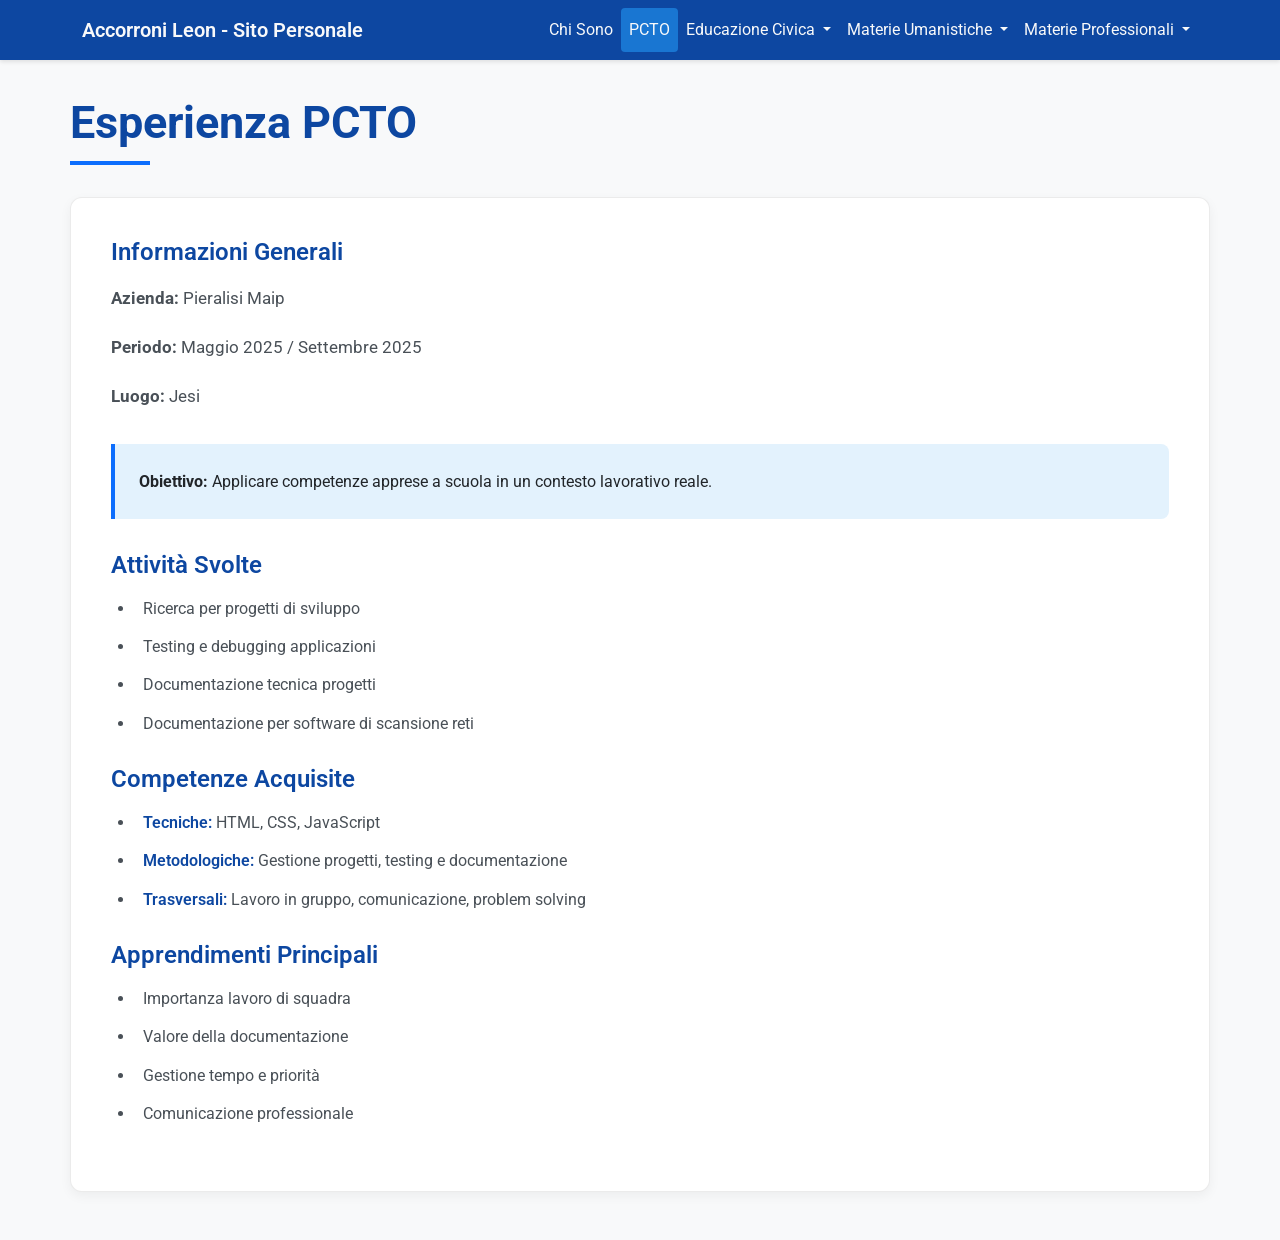
<file: pcto.html>
<!DOCTYPE html>
<html lang="it">
<head>
    <meta charset="UTF-8">
    <meta name="viewport" content="width=device-width, initial-scale=1.0">
    <title>PCTO - Accorroni Leon</title>
    <link href="https://cdn.jsdelivr.net/npm/bootstrap@5.3.0-alpha1/dist/css/bootstrap.min.css" rel="stylesheet">
    <link rel="stylesheet" href="https://cdn.jsdelivr.net/npm/bootstrap-icons/font/bootstrap-icons.css">
    <link href="https://fonts.googleapis.com/css2?family=Roboto:wght@300;400;500;700&display=swap" rel="stylesheet">
    <link rel="stylesheet" href="css/style.css">
</head>
<body>

    <nav class="navbar navbar-expand-lg navbar-dark fixed-top">
        <div class="container">
            <a class="navbar-brand" href="index.html">Accorroni Leon - Sito Personale</a>
            <button class="navbar-toggler" type="button" data-bs-toggle="collapse" data-bs-target="#navbarNav" aria-label="Toggle navigation">
                <span class="navbar-toggler-icon"></span>
            </button>
            <div class="collapse navbar-collapse" id="navbarNav">
                <ul class="navbar-nav ms-auto">
                    <li class="nav-item">
                        <a class="nav-link" href="index.html">Chi Sono</a>
                    </li>
                    <li class="nav-item">
                        <a class="nav-link active" href="pcto.html">PCTO</a>
                    </li>
                    <li class="nav-item dropdown">
                        <a class="nav-link dropdown-toggle" href="#" data-bs-toggle="dropdown">
                            Educazione Civica
                        </a>
                        <ul class="dropdown-menu">
                            <li><a class="dropdown-item" href="educazione-civica.html#irc">IRC</a></li>
                            <li><a class="dropdown-item" href="educazione-civica.html#inglese">Inglese</a></li>
                            <li><a class="dropdown-item" href="educazione-civica.html#scienze-motorie">Scienze Motorie</a></li>
                            <li><a class="dropdown-item" href="educazione-civica.html#storia">Storia</a></li>
                            <li><a class="dropdown-item" href="educazione-civica.html#italiano">Italiano</a></li>
                            <li><a class="dropdown-item" href="educazione-civica.html#gpoi">GPOI</a></li>
                            <li><a class="dropdown-item" href="educazione-civica.html#sistemi">Sistemi e Reti</a></li>
                        </ul>
                    </li>
                    <li class="nav-item dropdown">
                        <a class="nav-link dropdown-toggle" href="#" data-bs-toggle="dropdown">
                            Materie Umanistiche
                        </a>
                        <ul class="dropdown-menu">
                            <li><a class="dropdown-item" href="materie-umanistiche.html#italiano">Italiano</a></li>
                            <li><a class="dropdown-item" href="materie-umanistiche.html#storia">Storia</a></li>
                            <li><a class="dropdown-item" href="materie-umanistiche.html#inglese">Inglese</a></li>
                        </ul>
                    </li>
                    <li class="nav-item dropdown">
                        <a class="nav-link dropdown-toggle" href="#" data-bs-toggle="dropdown">
                            Materie Professionali
                        </a>
                        <ul class="dropdown-menu">
                            <li><a class="dropdown-item" href="materie-professionali.html#matematica">Matematica</a></li>
                            <li><a class="dropdown-item" href="materie-professionali.html#informatica">Informatica</a></li>
                            <li><a class="dropdown-item" href="materie-professionali.html#tpsit">TPSIT</a></li>
                            <li><a class="dropdown-item" href="materie-professionali.html#sistemi">Sistemi e Reti</a></li>
                            <li><a class="dropdown-item" href="materie-professionali.html#ia">IA</a></li>
                            <li><a class="dropdown-item" href="materie-professionali.html#gpoi">GPOI</a></li>
                        </ul>
                    </li>
                </ul>
            </div>
        </div>
    </nav>

    <div class="container content-section">
        <h1 class="page-title">Esperienza PCTO</h1>
        
        <div class="content-card">
            <h3>Informazioni Generali</h3>
            <p><strong>Azienda:</strong> Pieralisi Maip</p>
            <p><strong>Periodo:</strong> Maggio 2025 / Settembre 2025</p>
            <p><strong>Luogo:</strong> Jesi</p>
            
            <div class="highlight-box">
                <strong>Obiettivo:</strong> Applicare competenze apprese a scuola in un contesto lavorativo reale.
            </div>
            
            <h3>Attività Svolte</h3>
            <ul>
                <li>Ricerca per progetti di sviluppo</li>
                <li>Testing e debugging applicazioni</li>
                <li>Documentazione tecnica progetti</li>
                <li>Documentazione per software di scansione reti</li>
            </ul>
            
            <h3>Competenze Acquisite</h3>
            <ul>
                <li><strong>Tecniche:</strong> HTML, CSS, JavaScript</li>
                <li><strong>Metodologiche:</strong> Gestione progetti, testing e documentazione</li>
                <li><strong>Trasversali:</strong> Lavoro in gruppo, comunicazione, problem solving</li>
            </ul>
            
            <h3>Apprendimenti Principali</h3>
            <ul>
                <li>Importanza lavoro di squadra</li>
                <li>Valore della documentazione</li>
                <li>Gestione tempo e priorità</li>
                <li>Comunicazione professionale</li>
            </ul>
        </div>
    </div>

    <script src="https://cdn.jsdelivr.net/npm/bootstrap@5.3.0-alpha1/dist/js/bootstrap.bundle.min.js"></script>
    <script src="js/script.js"></script>
</body>
</html>
</file>
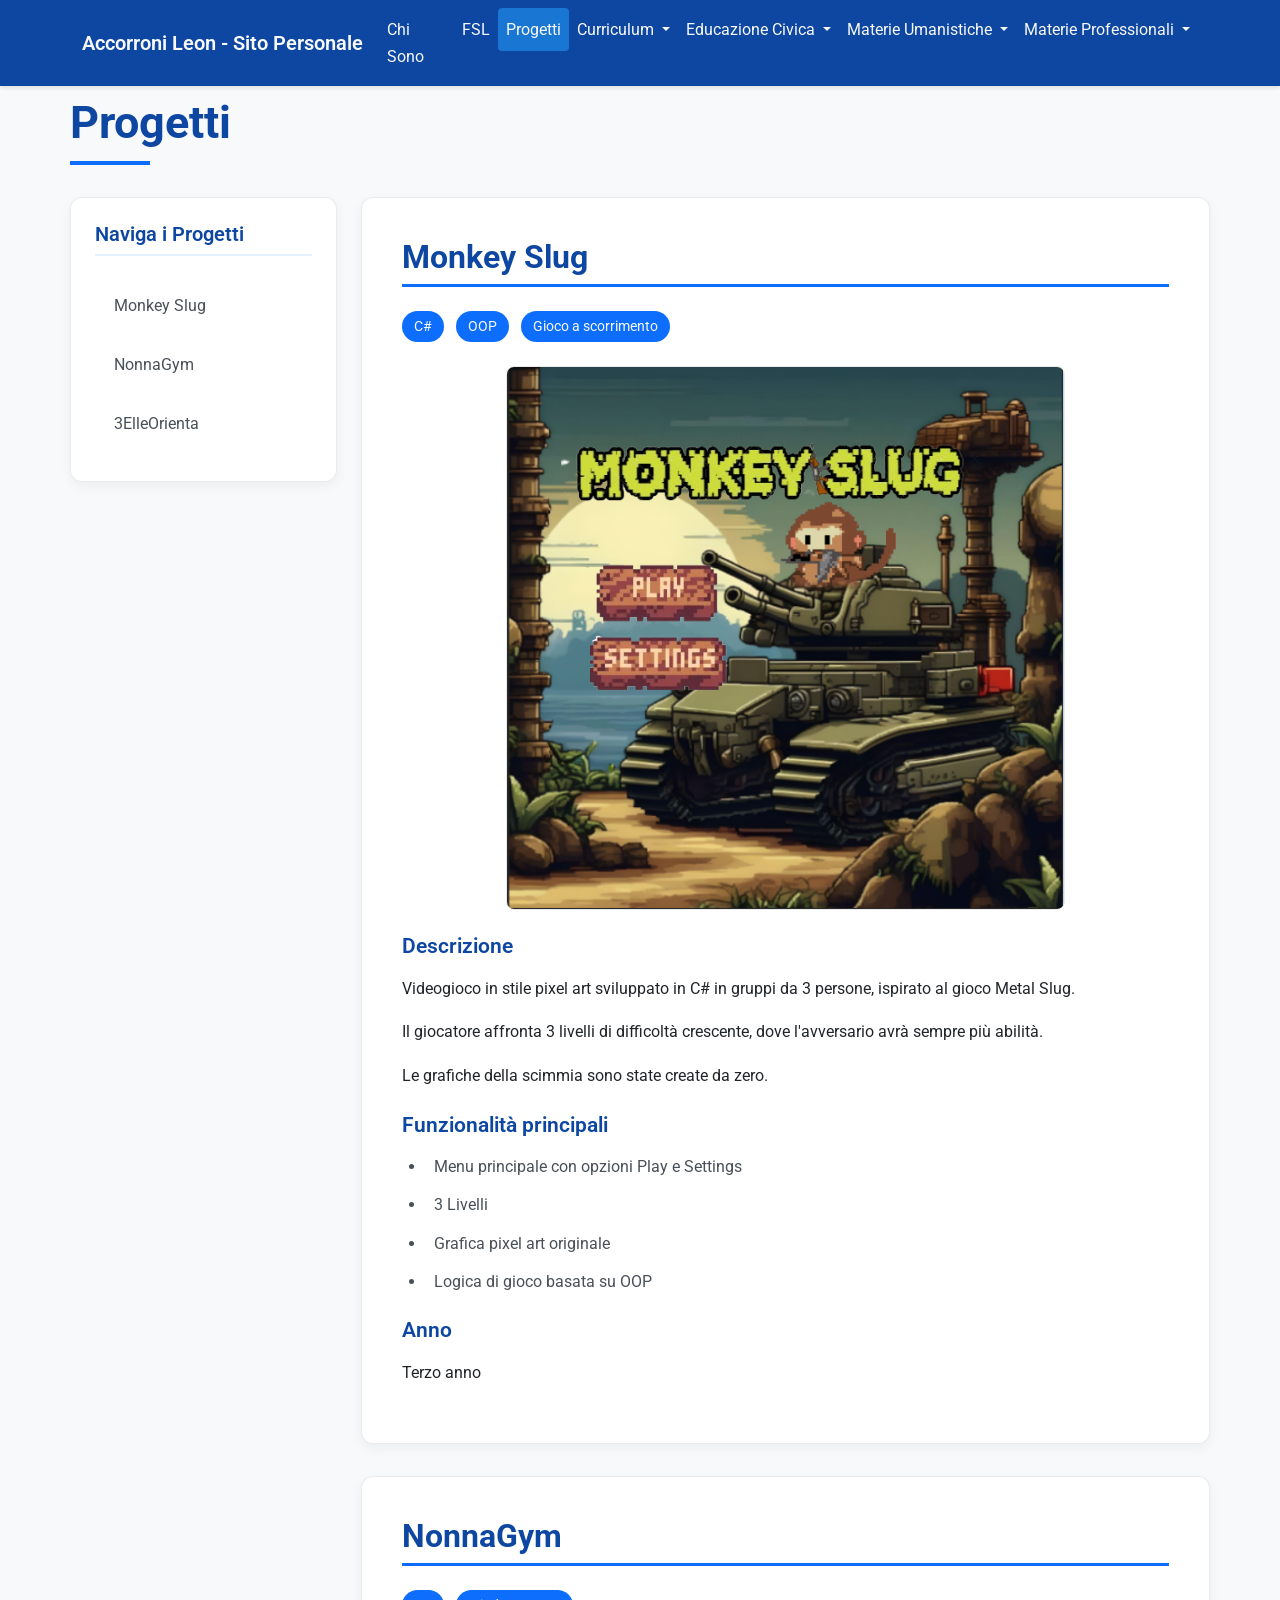
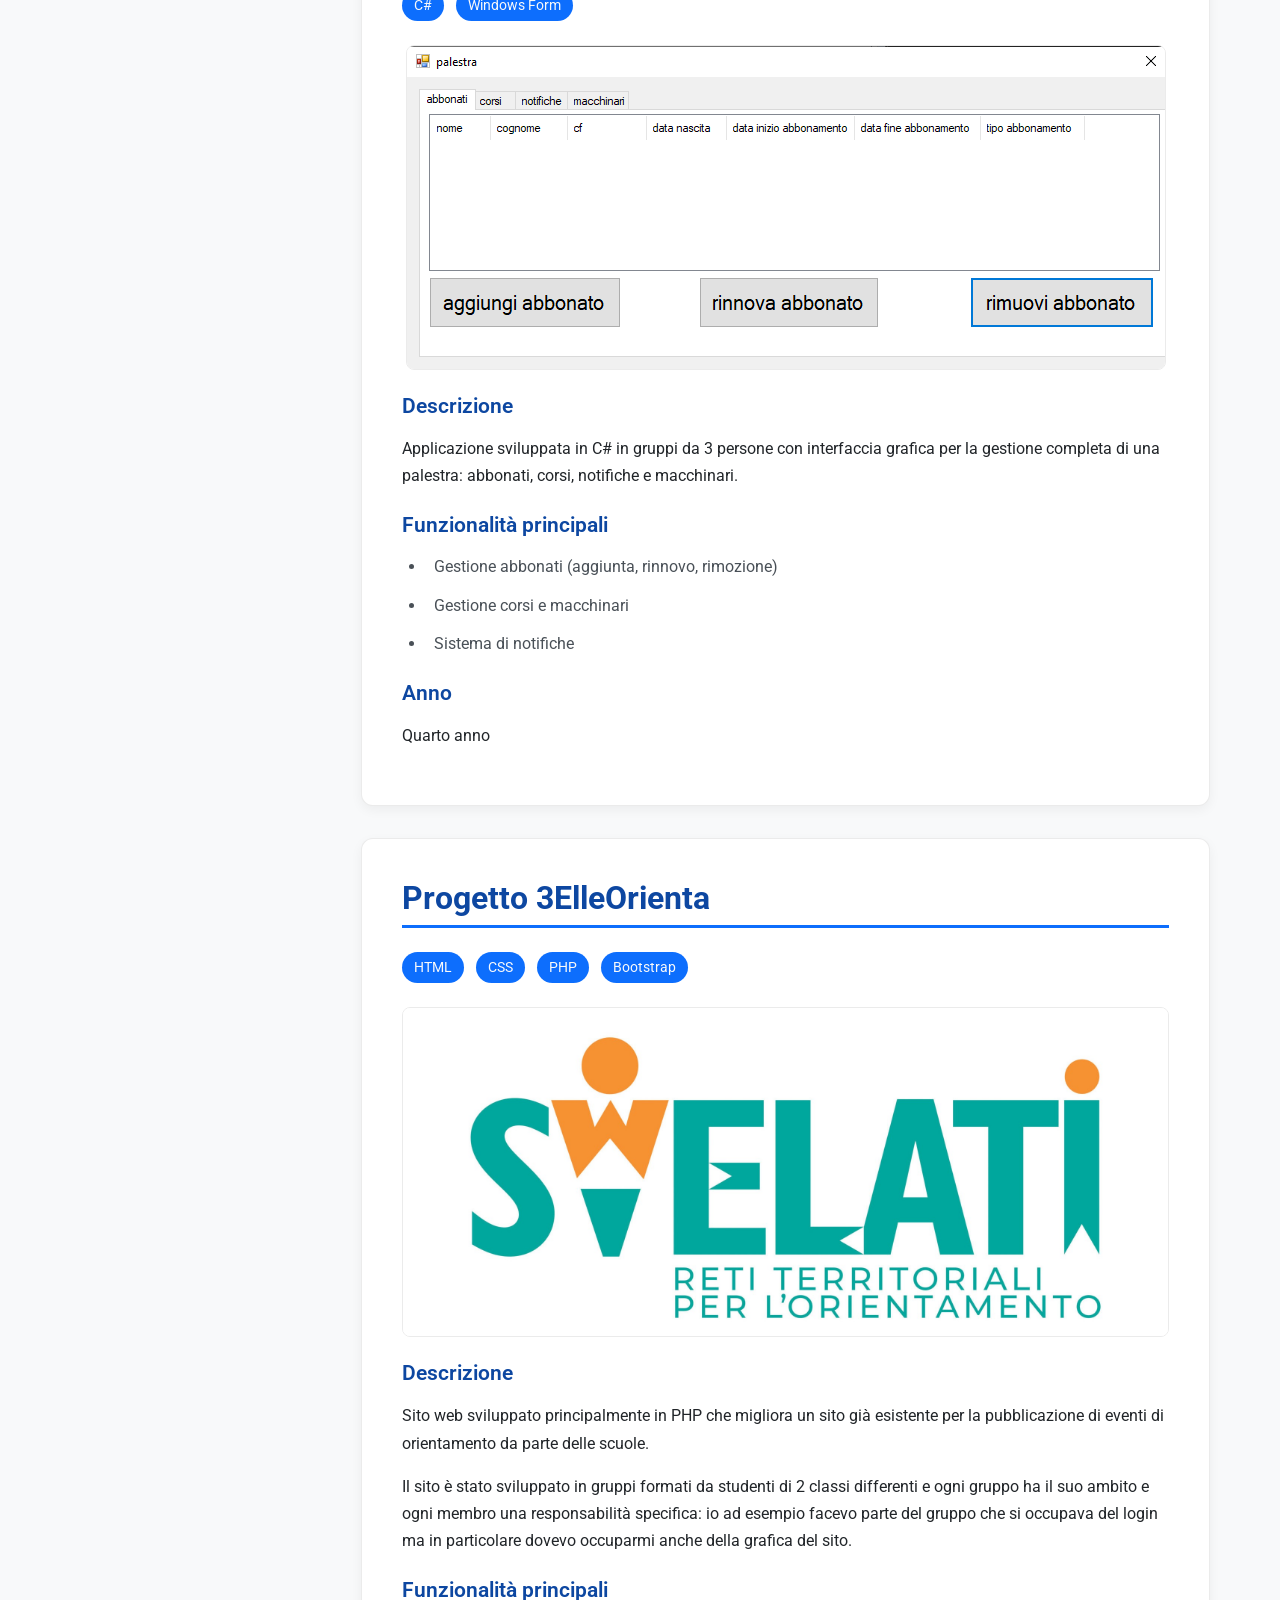
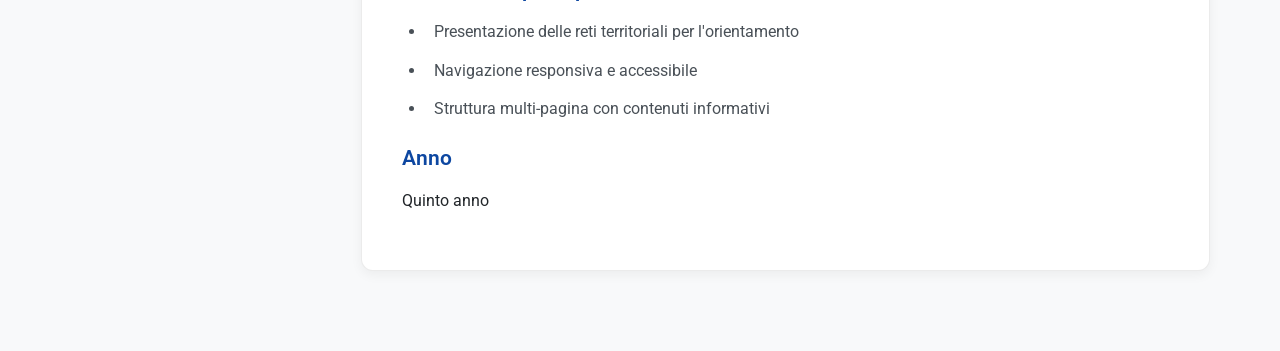
<file: progetti.html>
<!DOCTYPE html>
<html lang="it">
<head>
    <meta charset="UTF-8">
    <meta name="viewport" content="width=device-width, initial-scale=1.0">
    <title>Progetti - Accorroni Leon</title>
    <link href="https://cdn.jsdelivr.net/npm/bootstrap@5.3.0-alpha1/dist/css/bootstrap.min.css" rel="stylesheet">
    <link rel="stylesheet" href="https://cdn.jsdelivr.net/npm/bootstrap-icons/font/bootstrap-icons.css">
    <link href="https://fonts.googleapis.com/css2?family=Roboto:wght@300;400;500;700&display=swap" rel="stylesheet">
    <link rel="stylesheet" href="css/style.css">
</head>
<body>

    <nav class="navbar navbar-expand-lg navbar-dark fixed-top">
        <div class="container">
            <a class="navbar-brand" href="index.html">Accorroni Leon - Sito Personale</a>
            <button class="navbar-toggler" type="button" data-bs-toggle="collapse" data-bs-target="#navbarNav" aria-label="Toggle navigation">
                <span class="navbar-toggler-icon"></span>
            </button>
            <div class="collapse navbar-collapse" id="navbarNav">
                <ul class="navbar-nav ms-auto">
                    <li class="nav-item">
                        <a class="nav-link" href="index.html">Chi Sono</a>
                    </li>
                    <li class="nav-item">
                        <a class="nav-link" href="fsl.html">FSL</a>
                    </li>
                    <li class="nav-item">
                        <a class="nav-link active" href="progetti.html">Progetti</a>
                    </li>
                    <li class="nav-item dropdown">
                        <a class="nav-link dropdown-toggle" href="#" data-bs-toggle="dropdown">
                            Curriculum
                        </a>
                        <ul class="dropdown-menu">
                            <li><a class="dropdown-item" href="curriculum.html#cert1">English4U</a></li>
                            <li><a class="dropdown-item" href="curriculum.html#cert2">Pitch</a></li>
                            <li><a class="dropdown-item" href="curriculum.html#cert3">Computer Grafica</a></li>
                            <li><a class="dropdown-item" href="curriculum.html#cert4">Business Plan</a></li>
                        </ul>
                    </li>
                    <li class="nav-item dropdown">
                        <a class="nav-link dropdown-toggle" href="#" data-bs-toggle="dropdown">
                            Educazione Civica
                        </a>
                        <ul class="dropdown-menu">
                            <li><a class="dropdown-item" href="educazione-civica.html#scienze-motorie">Scienze Motorie</a></li>
                            <li><a class="dropdown-item" href="educazione-civica.html#irc">IRC</a></li>
                            <li><a class="dropdown-item" href="educazione-civica.html#inglese">Inglese</a></li>
                            <li><a class="dropdown-item" href="educazione-civica.html#storia">Storia</a></li>
                            <li><a class="dropdown-item" href="educazione-civica.html#italiano">Italiano</a></li>
                            <li><a class="dropdown-item" href="educazione-civica.html#gpoi">GPOI</a></li>
                            <li><a class="dropdown-item" href="educazione-civica.html#sistemi">Sistemi e Reti</a></li>
                        </ul>
                    </li>
                    <li class="nav-item dropdown">
                        <a class="nav-link dropdown-toggle" href="#" data-bs-toggle="dropdown">
                            Materie Umanistiche
                        </a>
                        <ul class="dropdown-menu">
                            <li><a class="dropdown-item" href="materie-umanistiche.html#italiano">Italiano</a></li>
                            <li><a class="dropdown-item" href="materie-umanistiche.html#storia">Storia</a></li>
                            <li><a class="dropdown-item" href="materie-umanistiche.html#inglese">Inglese</a></li>
                        </ul>
                    </li>
                    <li class="nav-item dropdown">
                        <a class="nav-link dropdown-toggle" href="#" data-bs-toggle="dropdown">
                            Materie Professionali
                        </a>
                        <ul class="dropdown-menu">
                            <li><a class="dropdown-item" href="materie-professionali.html#matematica">Matematica</a></li>
                            <li><a class="dropdown-item" href="materie-professionali.html#informatica">Informatica</a></li>
                            <li><a class="dropdown-item" href="materie-professionali.html#tpsit">TPSIT</a></li>
                            <li><a class="dropdown-item" href="materie-professionali.html#sistemi">Sistemi e Reti</a></li>
                            <li><a class="dropdown-item" href="materie-professionali.html#ia">IA</a></li>
                            <li><a class="dropdown-item" href="materie-professionali.html#gpoi">GPOI</a></li>
                        </ul>
                    </li>
                </ul>
            </div>
        </div>
    </nav>

    <div class="container content-section">
        <h1 class="page-title">Progetti</h1>

        <div class="row">
            <!-- Navigazione laterale -->
            <div class="col-lg-3">
                <div class="subject-nav">
                    <h5>Naviga i Progetti</h5>
                    <a href="#monkey-slug">Monkey Slug</a>
                    <a href="#palestra">NonnaGym</a>
                    <a href="#3Lorienta" class="active">3ElleOrienta</a>
                </div>
            </div>

            <div class="col-lg-9">

                <!-- Progetto Terzo anno -->
                <div id="monkey-slug" class="subject-card">
                    <h2 class="subject-title">Monkey Slug</h2>
                    <div class="mb-3">
                        <span class="tech-badge">C#</span>
                        <span class="tech-badge">OOP</span>
                        <span class="tech-badge">Gioco a scorrimento</span>
                    </div>
                    <img src="img/schermataMonkeySlug.png" alt="Schermata Monkey Slug" class="project-img">
                    <h4>Descrizione</h4>
                    <p>Videogioco in stile pixel art sviluppato in C# in gruppi da 3 persone, ispirato al gioco Metal Slug.</p>
                    <p>Il giocatore affronta 3 livelli di difficoltà crescente, dove l'avversario avrà sempre più abilità.</p>
                    <p>Le grafiche della scimmia sono state create da zero.</p>
                    <h4>Funzionalità principali</h4>
                    <ul>
                        <li>Menu principale con opzioni Play e Settings</li>
                        <li>3 Livelli</li>
                        <li>Grafica pixel art originale</li>
                        <li>Logica di gioco basata su OOP</li>
                    </ul>
                    <h4>Anno</h4>
                    <p>Terzo anno</p>
                </div>

                <!-- Progetto Quarto Anno -->
                <div id="palestra" class="subject-card">
                    <h2 class="subject-title">NonnaGym</h2>
                    <div class="mb-3">
                        <span class="tech-badge">C#</span>
                        <span class="tech-badge">Windows Form</span>
                    </div>
                    <img src="img/schermataPalestra.png" alt="Schermata Gestionale Palestra" class="project-img">
                    <h4>Descrizione</h4>
                    <p>Applicazione sviluppata in C# in gruppi da 3 persone con interfaccia grafica per la gestione completa di una palestra: abbonati, corsi, notifiche e macchinari.</p>
                    <h4>Funzionalità principali</h4>
                    <ul>
                        <li>Gestione abbonati (aggiunta, rinnovo, rimozione)</li>
                        <li>Gestione corsi e macchinari</li>
                        <li>Sistema di notifiche</li>
                    </ul>
                    <h4>Anno</h4>
                    <p>Quarto anno</p>
                </div>

              <!-- Progetto Quinto anno -->
                <div id="3Lorienta" class="subject-card">
                    <h2 class="subject-title">Progetto 3ElleOrienta</h2>
                    <div class="mb-3">
                        <span class="tech-badge">HTML</span>
                        <span class="tech-badge">CSS</span>
                        <span class="tech-badge">PHP</span>
                        <span class="tech-badge">Bootstrap</span>
                    </div>
                    <img src="img/logo3Lorienta.jpg" alt="Logo 3Lorienta" class="project-img">
                    <h4>Descrizione</h4>
                    <p>Sito web sviluppato principalmente in PHP che migliora un sito già esistente per la pubblicazione di eventi di orientamento da parte delle scuole.</p>
                    <p>Il sito è stato sviluppato in gruppi formati da studenti di 2 classi differenti e ogni gruppo ha il suo ambito e ogni membro una responsabilità specifica: io ad esempio facevo parte del gruppo che si occupava del login ma in particolare dovevo occuparmi anche della grafica del sito.</p>
                    <h4>Funzionalità principali</h4>
                    <ul>
                        <li>Presentazione delle reti territoriali per l'orientamento</li>
                        <li>Navigazione responsiva e accessibile</li>
                        <li>Struttura multi-pagina con contenuti informativi</li>
                    </ul>
                    <h4>Anno</h4>
                    <p>Quinto anno</p>
                </div>

            </div>
        </div>
    </div>

    <script src="https://cdn.jsdelivr.net/npm/bootstrap@5.3.0-alpha1/dist/js/bootstrap.bundle.min.js"></script>
    <script src="js/script.js"></script>
</body>
</html>
</file>
<file: css/style.css>
:root {
    --primary-blue: #0d6efd;
    --light-blue: #e3f2fd;
    --medium-blue: #1976d2;
    --dark-blue: #0d47a1;
    --text-dark: #212529;
    --text-medium: #495057;
    --text-light: #f8f9fa;
    --background-light: #f8f9fa;
    --card-background: #ffffff;
    --menu-hover: #e9ecef;
}

body {
    font-family: 'Roboto', sans-serif;
    background-color: var(--background-light);
    color: var(--text-dark);
    line-height: 1.7;
}

.navbar {
    background-color: var(--dark-blue);
    box-shadow: 0 2px 4px rgba(0,0,0,0.1);
}

.navbar-brand {
    color: var(--text-light) !important;
    font-weight: 600;
}

.nav-link {
    color: var(--text-light) !important;
    transition: all 0.3s ease;
}

.nav-link:hover {
    color: var(--light-blue) !important;
}

.nav-link.active {
    background-color: var(--medium-blue);
    color: var(--text-light) !important;
    border-radius: 4px;
}

.dropdown-menu {
    background-color: var(--dark-blue);
    border: 1px solid rgba(255,255,255,0.1);
}

.dropdown-item {
    color: var(--text-light);
    transition: all 0.3s ease;
}

.dropdown-item:hover {
    background-color: var(--medium-blue);
    color: var(--text-light);
}

.dropdown-item.active {
    background-color: var(--medium-blue);
    color: var(--text-light);
    font-weight: 500;
}

.content-section {
    padding: 6rem 0 3rem;
    min-height: 80vh;
}

.page-title {
    font-size: 2.8rem;
    font-weight: 700;
    margin-bottom: 2rem;
    color: var(--dark-blue);
    position: relative;
    padding-bottom: 15px;
}

.page-title::after {
    content: '';
    position: absolute;
    left: 0;
    bottom: 0;
    width: 80px;
    height: 4px;
    background-color: var(--primary-blue);
}

.content-card {
    background-color: var(--card-background);
    border-radius: 12px;
    padding: 2.5rem;
    margin-top: 1rem;
    border: 1px solid rgba(0, 0, 0, 0.08);
    box-shadow: 0 4px 12px rgba(0, 0, 0, 0.05);
}

.content-card h3 {
    color: var(--dark-blue);
    margin: 1.8rem 0 1rem;
    font-size: 1.5rem;
    font-weight: 600;
}

.content-card h3:first-child {
    margin-top: 0;
}

.content-card p {
    margin-bottom: 1.2rem;
    font-size: 1.05rem;
    color: var(--text-medium);
    line-height: 1.8;
}

.content-card ul {
    padding-left: 1.5rem;
    margin-bottom: 1.5rem;
}

.content-card li {
    margin-bottom: 0.8rem;
    padding-left: 0.5rem;
    color: var(--text-medium);
    line-height: 1.6;
}

.content-card li strong {
    color: var(--dark-blue);
    font-weight: 600;
}

.section-divider {
    border-top: 2px solid rgba(0, 0, 0, 0.08);
    margin: 2.5rem 0;
}

.highlight-box {
    background-color: var(--light-blue);
    border-left: 4px solid var(--primary-blue);
    padding: 1.5rem;
    border-radius: 0 8px 8px 0;
    margin: 2rem 0;
}

.subject-nav {
    position: sticky;
    top: 100px;
    background-color: var(--card-background);
    border-radius: 12px;
    padding: 1.5rem;
    margin-bottom: 2rem;
    border: 1px solid rgba(0, 0, 0, 0.08);
    box-shadow: 0 4px 12px rgba(0, 0, 0, 0.05);
}

.subject-nav h5 {
    color: var(--dark-blue);
    margin-bottom: 1.5rem;
    font-weight: 600;
    padding-bottom: 0.5rem;
    border-bottom: 2px solid var(--light-blue);
}

.subject-nav a {
    color: var(--text-medium);
    text-decoration: none;
    padding: 0.75rem 1rem;
    display: block;
    border-radius: 6px;
    margin-bottom: 0.5rem;
    transition: all 0.3s ease;
    border-left: 3px solid transparent;
}

.subject-nav a:hover {
    background-color: var(--light-blue);
    color: var(--dark-blue);
    border-left: 3px solid var(--primary-blue);
}

.subject-nav a.active {
    background-color: var(--medium-blue);
    color: var(--text-light);
    font-weight: 500;
    border-left: 3px solid var(--primary-blue);
}

.subject-card {
    background-color: var(--card-background);
    border-radius: 12px;
    padding: 2.5rem;
    margin-bottom: 2rem;
    border: 1px solid rgba(0, 0, 0, 0.08);
    box-shadow: 0 4px 12px rgba(0, 0, 0, 0.05);
    scroll-margin-top: 100px;
}

.subject-title {
    font-size: 2rem;
    font-weight: 700;
    margin-bottom: 1.5rem;
    color: var(--dark-blue);
    padding-bottom: 0.5rem;
    border-bottom: 3px solid var(--primary-blue);
}

.subject-card h4 {
    color: var(--dark-blue);
    margin: 1.5rem 0 1rem;
    font-size: 1.3rem;
    font-weight: 600;
}

.subject-card ul {
    padding-left: 1.5rem;
    margin-bottom: 1.5rem;
}

.subject-card li {
    margin-bottom: 0.8rem;
    padding-left: 0.5rem;
    color: var(--text-medium);
    line-height: 1.6;
}

.tech-badge {
    background-color: var(--primary-blue);
    color: var(--text-light);
    padding: 0.25rem 0.75rem;
    border-radius: 20px;
    font-size: 0.85rem;
    margin-right: 0.5rem;
    margin-bottom: 0.5rem;
    display: inline-block;
}

.project-img {
    display: block;
    max-width: 100%;
    height: auto;
    border-radius: 8px;
    margin: 0 auto 1.5rem auto;
    border: 1px solid rgba(0,0,0,0.08);
}

.curriculum-table {
    width: 100%;
    border-collapse: collapse;
    font-size: 0.9rem;
    margin-bottom: 1.5rem;
}

.curriculum-table th {
    background-color: var(--dark-blue);
    color: var(--text-light);
    padding: 0.6rem 0.8rem;
    text-align: center;
    font-weight: 500;
}

.curriculum-table th:first-child {
    text-align: left;
}

.curriculum-table td {
    padding: 0.5rem 0.8rem;
    border-bottom: 1px solid rgba(0,0,0,0.06);
    color: var(--text-medium);
    text-align: center;
}

.curriculum-table td:first-child {
    text-align: left;
    color: var(--text-dark);
}

.curriculum-table tbody tr:hover {
    background-color: var(--light-blue);
}

.curriculum-table .table-total {
    background-color: var(--light-blue);
    border-top: 2px solid var(--primary-blue);
}

.curriculum-table .table-total td {
    color: var(--dark-blue);
}

@media (max-width: 768px) {
    .content-section {
        padding: 4rem 0 2rem;
    }

    .page-title {
        font-size: 2.2rem;
    }

    .content-card {
        padding: 1.8rem;
    }

    .subject-card {
        padding: 1.8rem;
    }

    .subject-nav {
        position: static;
        margin-bottom: 2rem;
    }

    .curriculum-table {
        font-size: 0.78rem;
    }
    .curriculum-table th,
    .curriculum-table td {
        padding: 0.4rem 0.4rem;
    }
}
</file>
